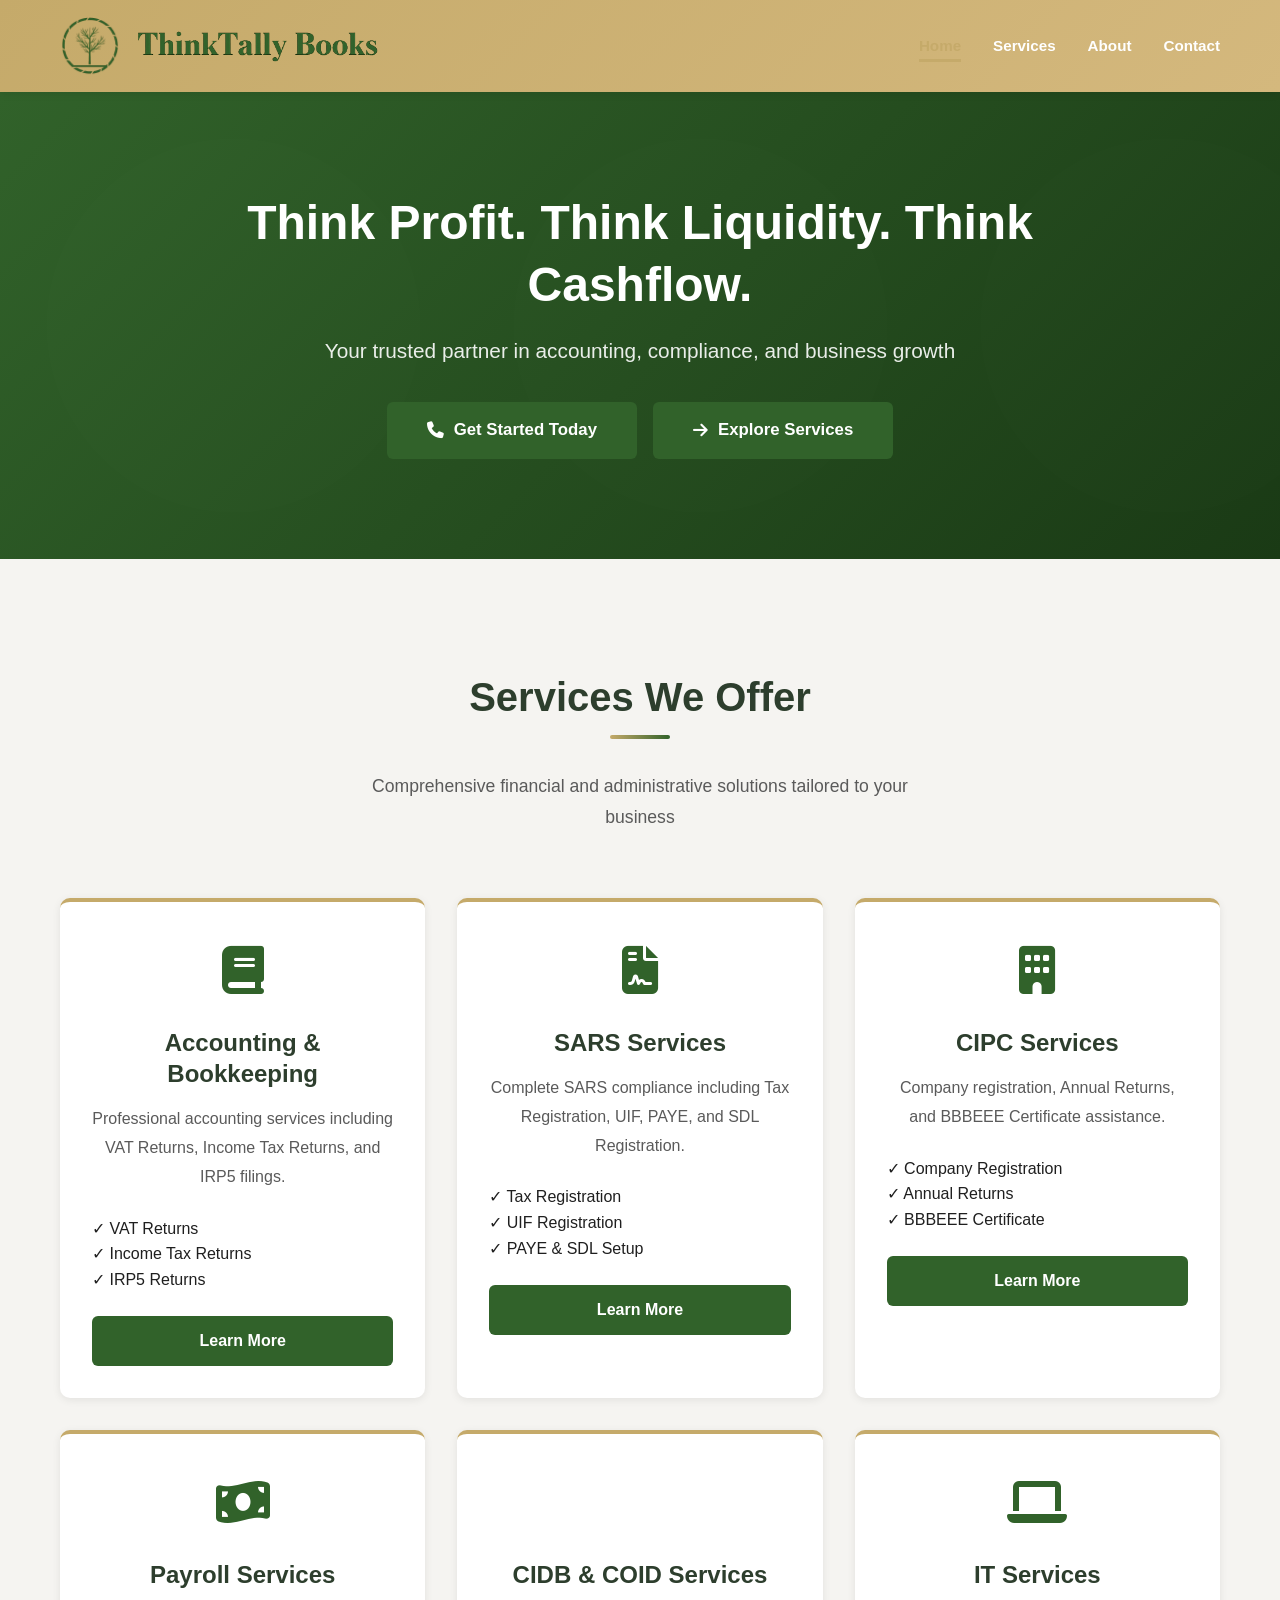
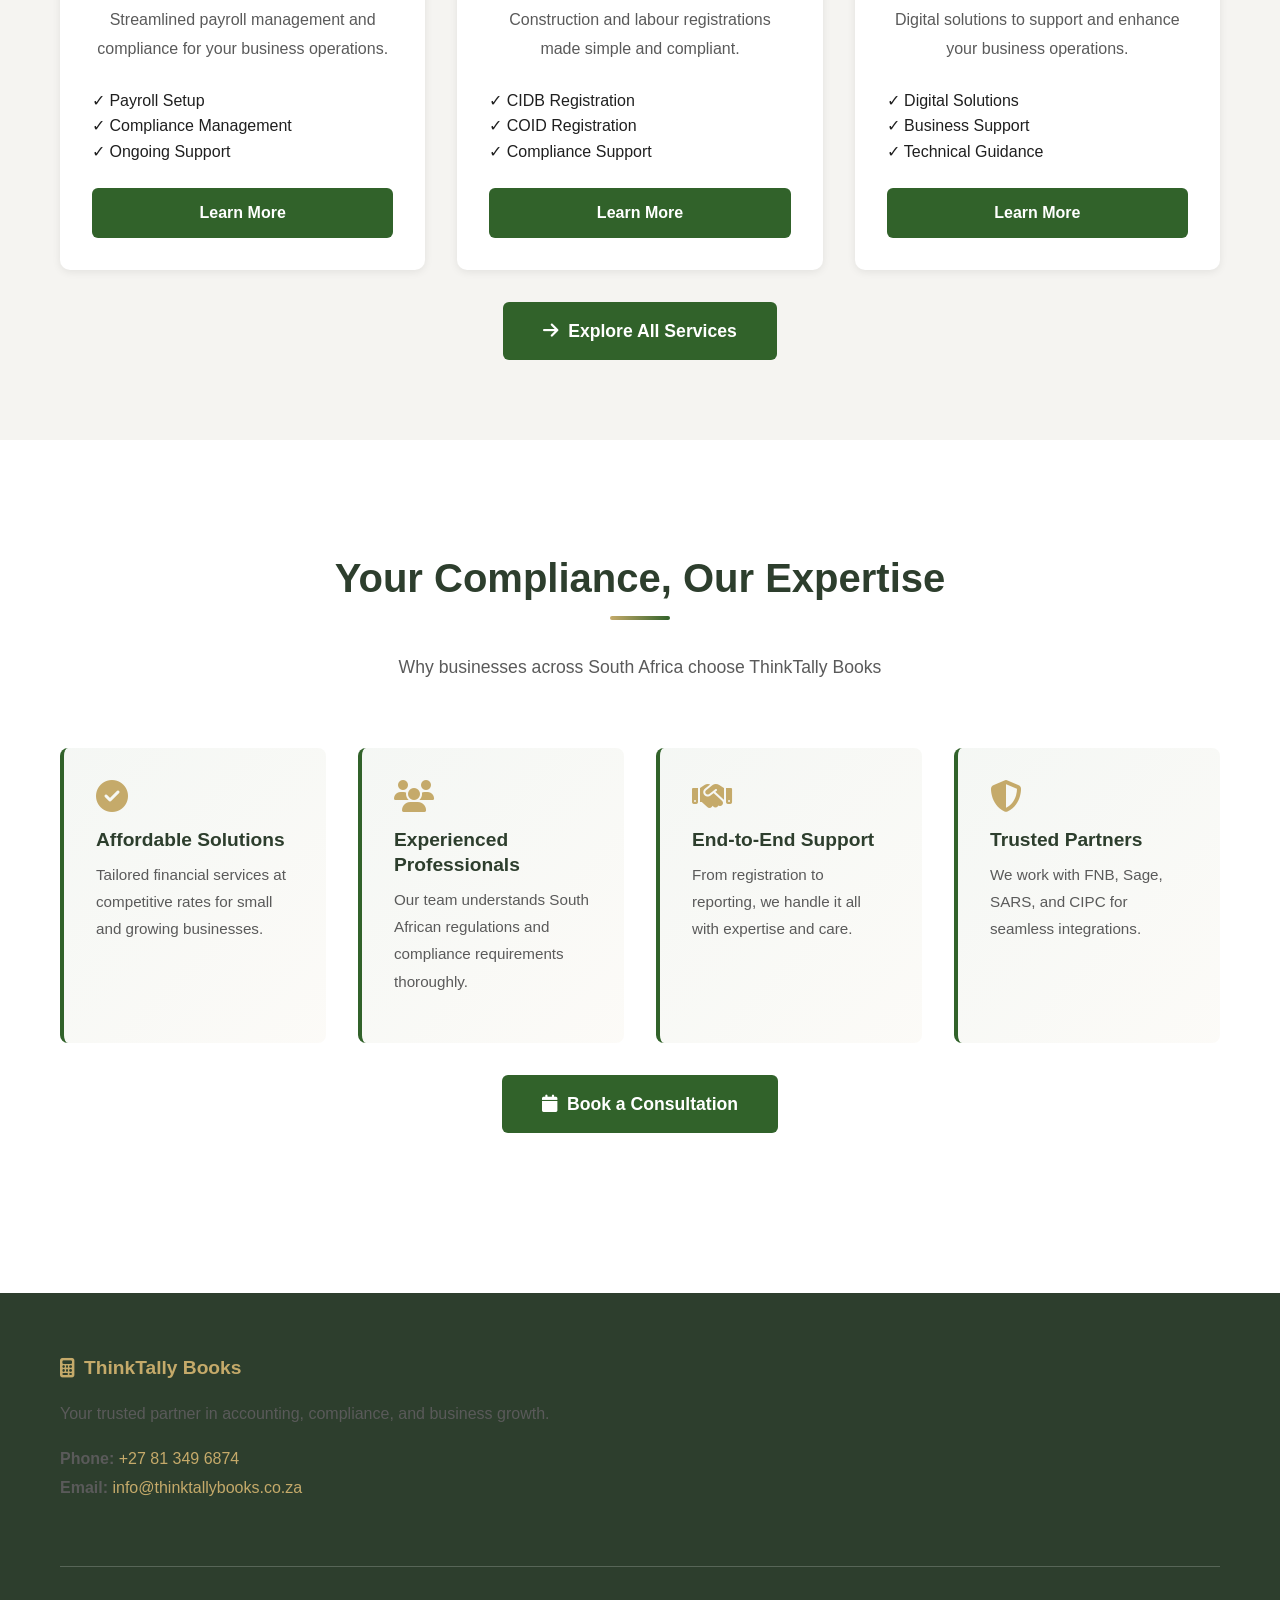
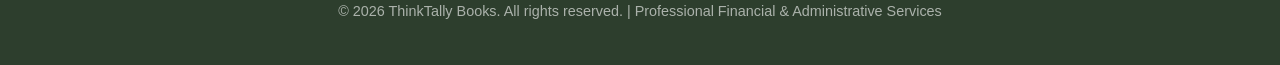
<file: index.html>
<!DOCTYPE html>
<html lang="en">
<head>
    <meta charset="UTF-8">
    <meta name="viewport" content="width=device-width, initial-scale=1.0">
    <title>ThinkTally Books | Financial & Administrative Services | South Africa</title>
    <meta name="description" content="ThinkTally Books provides comprehensive accounting, bookkeeping, SARS, CIPC, payroll, and IT services for South African businesses.">
    <link rel="stylesheet" href="styles.css">
    <link rel="stylesheet" href="https://cdnjs.cloudflare.com/ajax/libs/font-awesome/6.4.0/css/all.min.css">
</head>
<body>
    <!-- Navigation -->
    <nav class="navbar" id="navbar">
        <div class="container">
            <div class="nav-brand">
                <img src="ThinkTallyBooksLogo2.png" alt="ThinkTally Books Logo" style="width:60px; height:auto;">
                <img src="ThinkTallyBooks.png" alt="ThinkTally Books Logo" style="width:250px; height:auto;">
            </div>
            <ul class="nav-menu" id="navMenu">
                <li><a href="index.html">Home</a></li>
                <li><a href="services.html">Services</a></li>
                <li><a href="about.html">About</a></li>
                <li><a href="contact.html">Contact</a></li>
            </ul>
            <button class="hamburger" id="hamburger">
                <span></span>
                <span></span>
                <span></span>
            </button>
        </div>
    </nav>

    <!-- Hero Section -->
    <section class="hero">
        <div class="hero-content">
            <h1>Think Profit. Think Liquidity. Think Cashflow.</h1>
            <p>Your trusted partner in accounting, compliance, and business growth</p>
            <div class="hero-buttons">
                <a href="contact.html" class="btn btn-primary btn-lg">
                    <i class="fas fa-phone"></i> Get Started Today
                </a>
                <a href="services.html" class="btn btn-primary btn-lg">
                    <i class="fas fa-arrow-right"></i> Explore Services
                </a>
            </div>
        </div>
    </section>

    <!-- Services Section -->
    <section id="services">
        <div class="container">
            <div class="section-header">
                <h2>Services We Offer</h2>
                <p>Comprehensive financial and administrative solutions tailored to your business</p>
            </div>

            <div class="services-grid">
                <!-- Accounting & Bookkeeping -->
                <div class="service-card">
                    <div class="service-card-icon">
                        <i class="fas fa-book"></i>
                    </div>
                    <h3>Accounting & Bookkeeping</h3>
                    <p>Professional accounting services including VAT Returns, Income Tax Returns, and IRP5 filings.</p>
                    <ul style="text-align: left; list-style: none; margin-bottom: 1.5rem;">
                        <li>✓ VAT Returns</li>
                        <li>✓ Income Tax Returns</li>
                        <li>✓ IRP5 Returns</li>
                    </ul>
                    <a href="services.html" class="btn btn-primary">Learn More</a>
                </div>

                <!-- SARS Services -->
                <div class="service-card">
                    <div class="service-card-icon">
                        <i class="fas fa-file-contract"></i>
                    </div>
                    <h3>SARS Services</h3>
                    <p>Complete SARS compliance including Tax Registration, UIF, PAYE, and SDL Registration.</p>
                    <ul style="text-align: left; list-style: none; margin-bottom: 1.5rem;">
                        <li>✓ Tax Registration</li>
                        <li>✓ UIF Registration</li>
                        <li>✓ PAYE & SDL Setup</li>
                    </ul>
                    <a href="services.html" class="btn btn-primary">Learn More</a>
                </div>

                <!-- CIPC Services -->
                <div class="service-card">
                    <div class="service-card-icon">
                        <i class="fas fa-building"></i>
                    </div>
                    <h3>CIPC Services</h3>
                    <p>Company registration, Annual Returns, and BBBEEE Certificate assistance.</p>
                    <ul style="text-align: left; list-style: none; margin-bottom: 1.5rem;">
                        <li>✓ Company Registration</li>
                        <li>✓ Annual Returns</li>
                        <li>✓ BBBEEE Certificate</li>
                    </ul>
                    <a href="services.html" class="btn btn-primary">Learn More</a>
                </div>

                <!-- Payroll Services -->
                <div class="service-card">
                    <div class="service-card-icon">
                        <i class="fas fa-money-bill-wave"></i>
                    </div>
                    <h3>Payroll Services</h3>
                    <p>Streamlined payroll management and compliance for your business operations.</p>
                    <ul style="text-align: left; list-style: none; margin-bottom: 1.5rem;">
                        <li>✓ Payroll Setup</li>
                        <li>✓ Compliance Management</li>
                        <li>✓ Ongoing Support</li>
                    </ul>
                    <a href="services.html" class="btn btn-primary">Learn More</a>
                </div>

                <!-- CIDB & COID -->
                <div class="service-card">
                    <div class="service-card-icon">
                        <i class="fas fa-Hard-hat"></i>
                    </div>
                    <h3>CIDB & COID Services</h3>
                    <p>Construction and labour registrations made simple and compliant.</p>
                    <ul style="text-align: left; list-style: none; margin-bottom: 1.5rem;">
                        <li>✓ CIDB Registration</li>
                        <li>✓ COID Registration</li>
                        <li>✓ Compliance Support</li>
                    </ul>
                    <a href="services.html" class="btn btn-primary">Learn More</a>
                </div>

                <!-- IT Services -->
                <div class="service-card">
                    <div class="service-card-icon">
                        <i class="fas fa-laptop"></i>
                    </div>
                    <h3>IT Services</h3>
                    <p>Digital solutions to support and enhance your business operations.</p>
                    <ul style="text-align: left; list-style: none; margin-bottom: 1.5rem;">
                        <li>✓ Digital Solutions</li>
                        <li>✓ Business Support</li>
                        <li>✓ Technical Guidance</li>
                    </ul>
                    <a href="services.html" class="btn btn-primary">Learn More</a>
                </div>
            </div>

            <div class="text-center mt-4">
                <a href="services.html" class="btn btn-secondary btn-lg">
                    <i class="fas fa-arrow-right"></i> Explore All Services
                </a>
            </div>
        </div>
    </section>

    <!-- Why Choose Us Section -->
    <section id="why-choose">
        <div class="container">
            <div class="section-header">
                <h2>Your Compliance, Our Expertise</h2>
                <p>Why businesses across South Africa choose ThinkTally Books</p>
            </div>

            <div class="why-choose-grid">
                <div class="why-choose-item">
                    <i class="fas fa-check-circle"></i>
                    <h4>Affordable Solutions</h4>
                    <p>Tailored financial services at competitive rates for small and growing businesses.</p>
                </div>

                <div class="why-choose-item">
                    <i class="fas fa-users"></i>
                    <h4>Experienced Professionals</h4>
                    <p>Our team understands South African regulations and compliance requirements thoroughly.</p>
                </div>

                <div class="why-choose-item">
                    <i class="fas fa-handshake"></i>
                    <h4>End-to-End Support</h4>
                    <p>From registration to reporting, we handle it all with expertise and care.</p>
                </div>

                <div class="why-choose-item">
                    <i class="fas fa-shield-alt"></i>
                    <h4>Trusted Partners</h4>
                    <p>We work with FNB, Sage, SARS, and CIPC for seamless integrations.</p>
                </div>
            </div>

            <div class="text-center mt-4">
                <a href="contact.html" class="btn btn-secondary btn-lg">
                    <i class="fas fa-calendar"></i> Book a Consultation
                </a>
            </div>
        </div>
    </section>

   <!-- Footer -->
    <footer>
        <div class="container">
            <div class="footer-content">
                <div>
                    <div class="footer-logo">
                        <i class="fas fa-calculator"></i>
                        <span>ThinkTally Books</span>
                    </div>
                    <p>Your trusted partner in accounting, compliance, and business growth.</p>
                    <p style="margin-top: 1rem;">
                        <strong>Phone:</strong> <a href="tel:+27813496874" style="color: var(--accent-gold);">+27 81 349 6874</a><br>
                        <strong>Email:</strong> <a href="mailto:info@thinktallybooks.co.za" style="color: var(--accent-gold);">info@thinktallybooks.co.za</a>
                    </p>
                </div>
            </div>

            <div class="footer-bottom">
                <p>&copy; 2026 ThinkTally Books. All rights reserved. | Professional Financial & Administrative Services</p>
            </div>
        </div>
    </footer>

    <script src="script.js"></script>
</body>

</html>
</file>
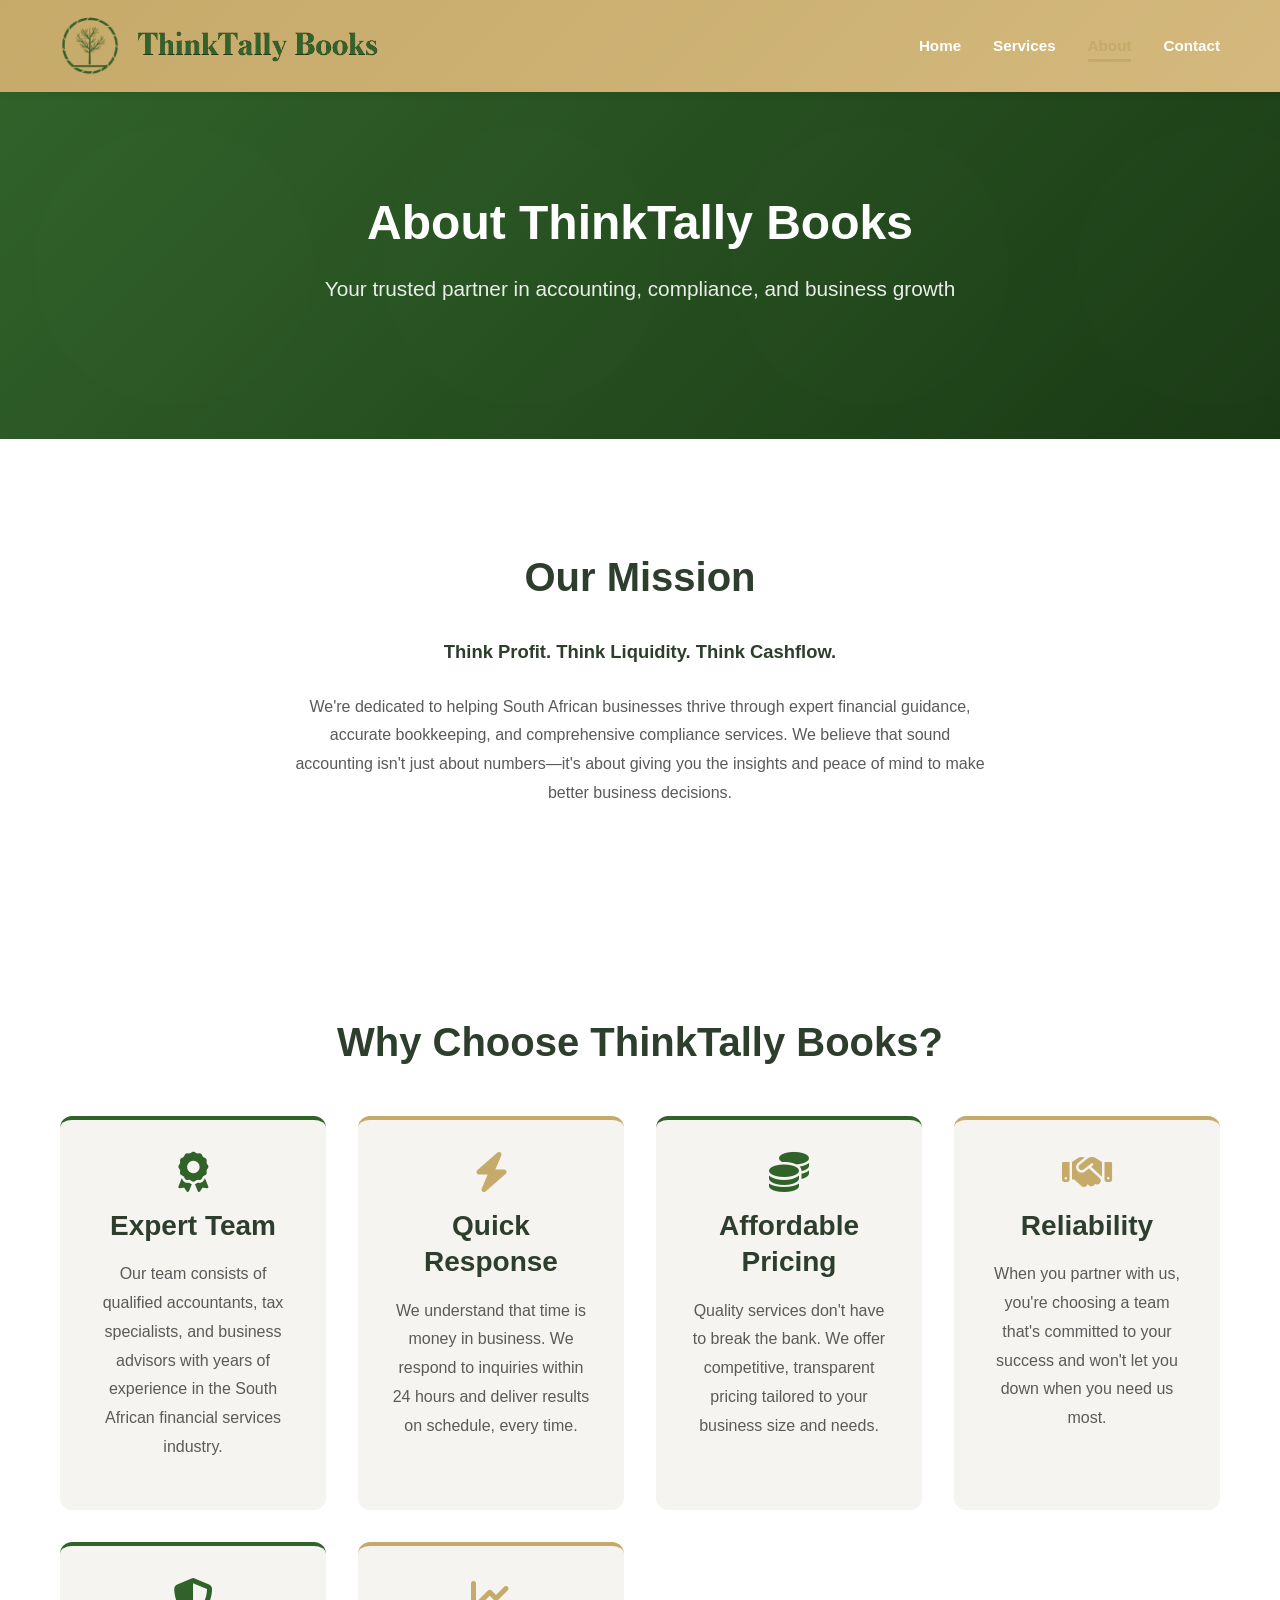
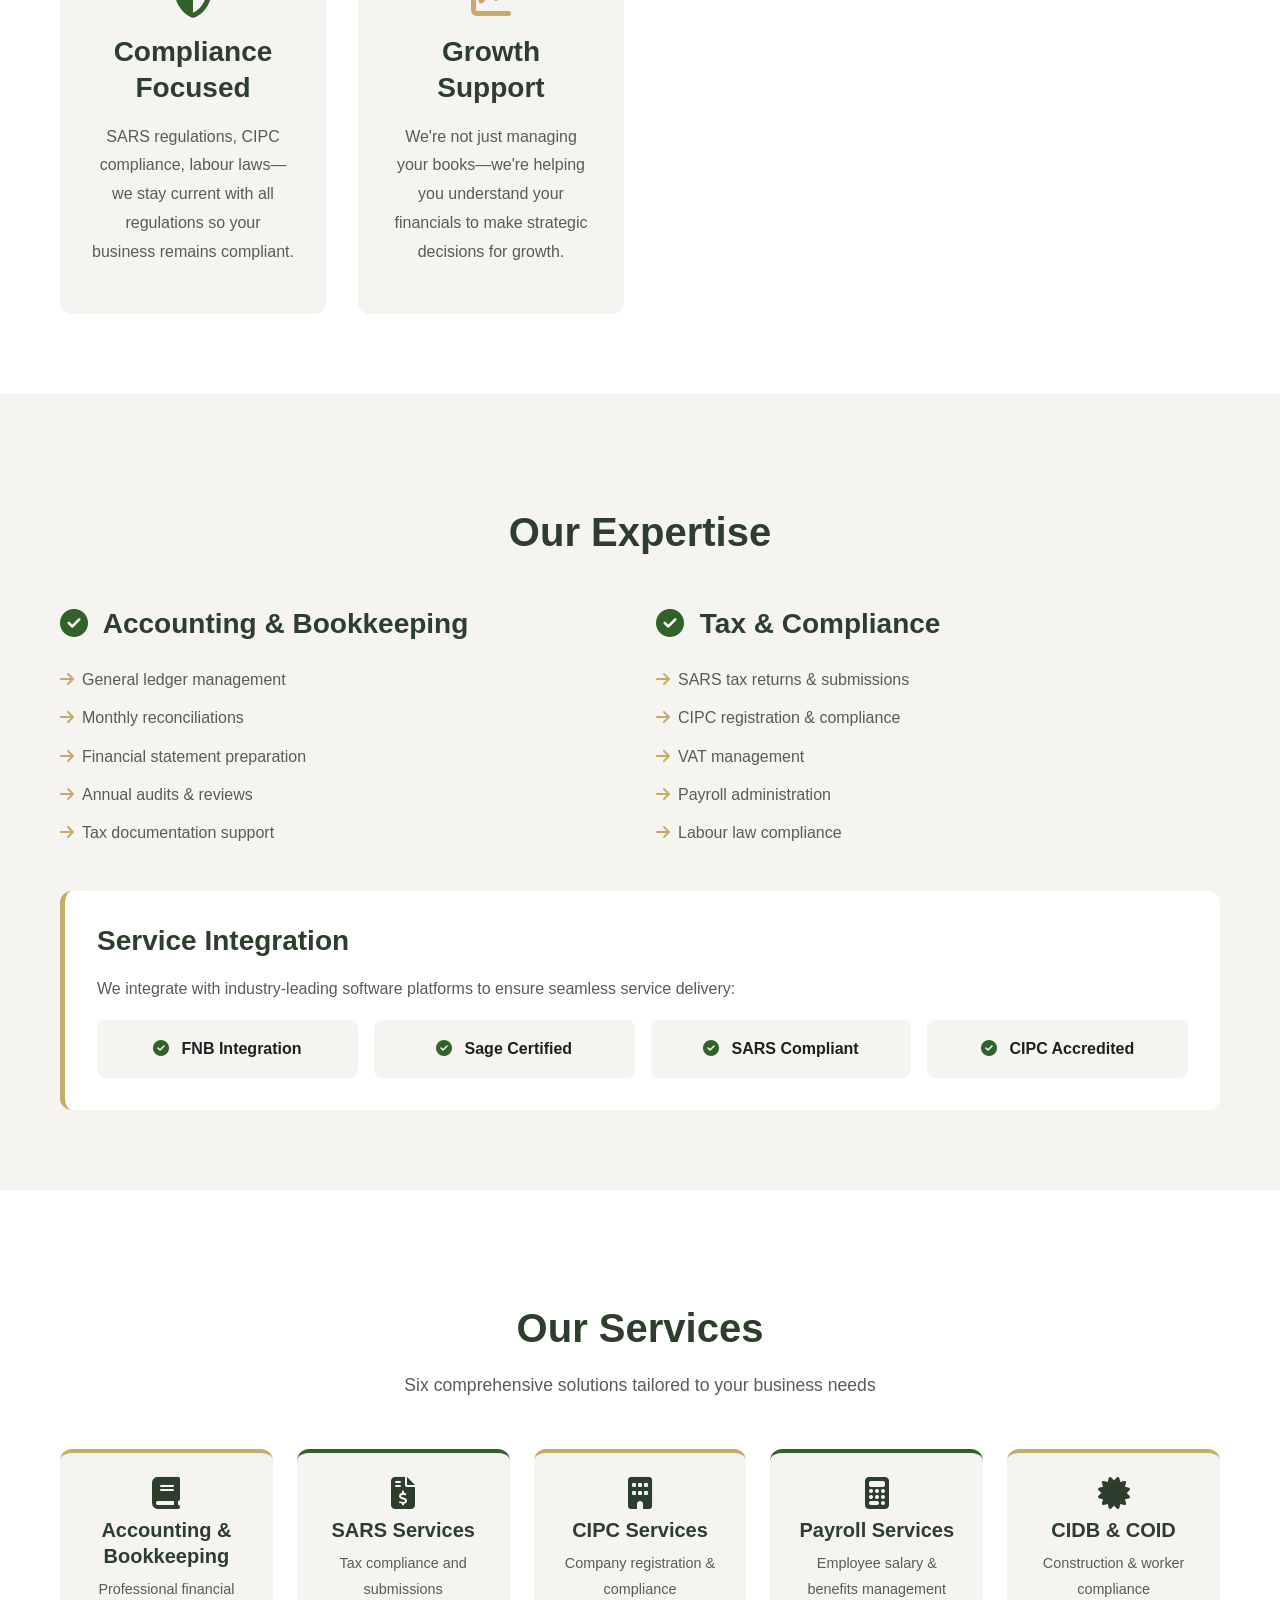
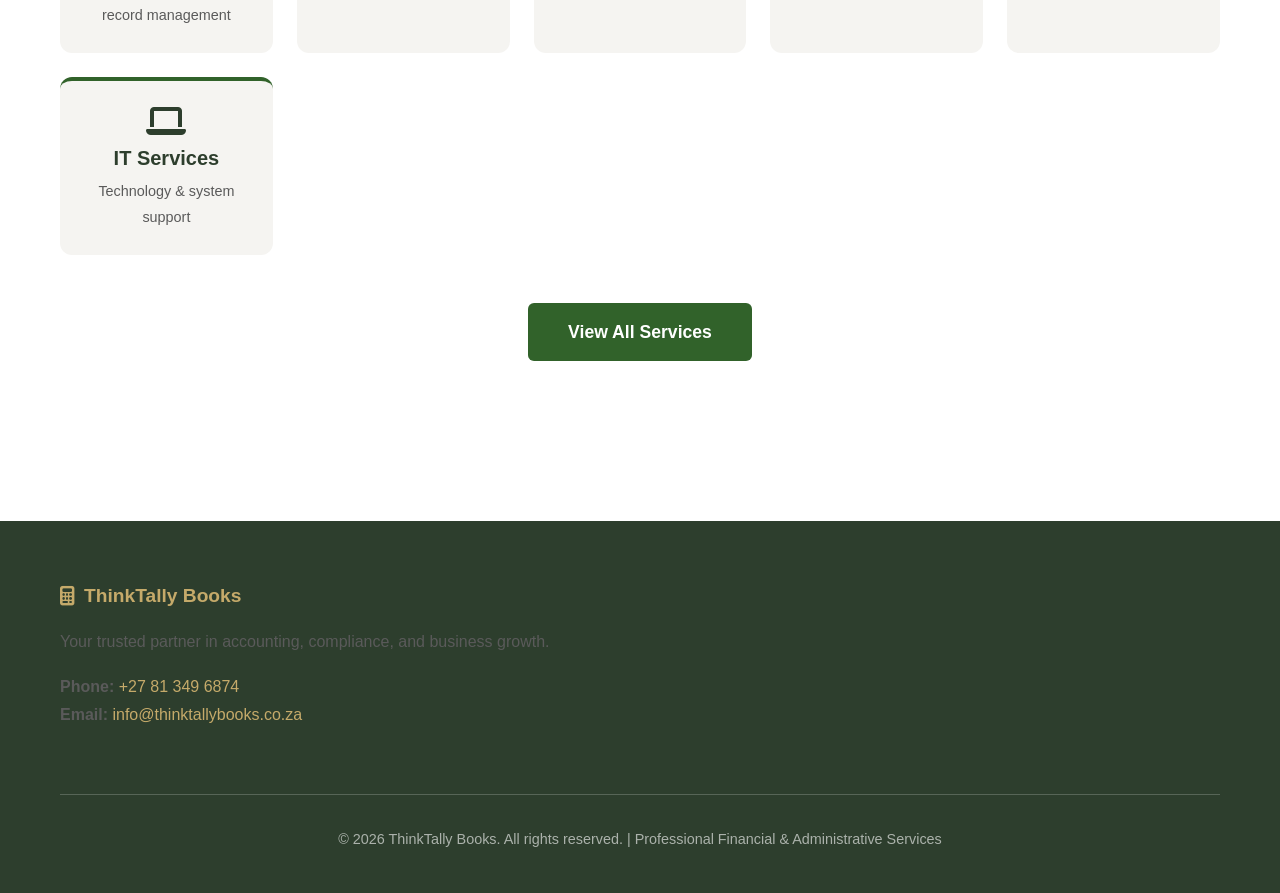
<file: about.html>
<!DOCTYPE html>
<html lang="en">
<head>
    <meta charset="UTF-8">
    <meta name="viewport" content="width=device-width, initial-scale=1.0">
    <title>About ThinkTally Books | Financial Services South Africa</title>
    <meta name="description" content="Learn about ThinkTally Books. We provide professional accounting, SARS, CIPC, and financial services across South Africa.">
    <link rel="stylesheet" href="styles.css">
    <link rel="stylesheet" href="https://cdnjs.cloudflare.com/ajax/libs/font-awesome/6.4.0/css/all.min.css">
</head>
<body>
    <!-- Navigation -->
    <nav class="navbar" id="navbar">
        <div class="container">
            <div class="nav-brand">
                <img src="ThinkTallyBooksLogo2.png" alt="ThinkTally Books Logo" style="width:60px; height:auto;">
                <img src="ThinkTallyBooks.png" alt="ThinkTally Books Logo" style="width:250px; height:auto;">
            </div>
            <ul class="nav-menu" id="navMenu">
                <li><a href="index.html">Home</a></li>
                <li><a href="services.html">Services</a></li>
                <li><a href="about.html">About</a></li>
                <li><a href="contact.html">Contact</a></li>
            </ul>
            <button class="hamburger" id="hamburger">
                <span></span>
                <span></span>
                <span></span>
            </button>
        </div>
    </nav>
            <button class="hamburger" id="hamburger">
                <span></span>
                <span></span>
                <span></span>
            </button>
        </div>
    </nav>

    <!-- Hero Section -->
    <section class="hero">
        <div class="hero-content">
            <h1>About ThinkTally Books</h1>
            <p>Your trusted partner in accounting, compliance, and business growth</p>
        </div>
    </section>

    <!-- Mission Section -->
    <section style="padding: 80px 20px;">
        <div class="container">
            <div style="max-width: 700px; margin: 0 auto; text-align: center;">
                <h2 style="color: var(--primary-navy); margin-bottom: 2rem;">Our Mission</h2>
                <p style="font-size: 1.15rem; color: var(--text-light); line-height: 1.8;">
                    <strong style="color: var(--primary-navy);">Think Profit. Think Liquidity. Think Cashflow.</strong>
                </p>
                <p style="font-size: 1rem; color: var(--text-light); line-height: 1.8; margin-top: 1.5rem;">
                    We're dedicated to helping South African businesses thrive through expert financial guidance, accurate bookkeeping, and comprehensive compliance services. We believe that sound accounting isn't just about numbers—it's about giving you the insights and peace of mind to make better business decisions.
                </p>
            </div>
        </div>
    </section>

    <!-- Why Choose Us Section -->
    <section style="padding: 80px 20px;">
        <div class="container">
            <h2 style="text-align: center; color: var(--primary-navy); margin-bottom: 3rem;">Why Choose ThinkTally Books?</h2>
            
            <div style="display: grid; grid-template-columns: repeat(auto-fit, minmax(250px, 1fr)); gap: 2rem;">
                <!-- Feature 1 -->
                <div style="text-align: center; padding: 2rem; background: var(--bg-light); border-radius: 12px; border-top: 4px solid var(--accent-green);">
                    <i class="fas fa-award" style="font-size: 2.5rem; color: var(--accent-green); margin-bottom: 1rem; display: block;"></i>
                    <h3 style="color: var(--primary-navy); margin-bottom: 1rem;">Expert Team</h3>
                    <p style="color: var(--text-light);">Our team consists of qualified accountants, tax specialists, and business advisors with years of experience in the South African financial services industry.</p>
                </div>

                <!-- Feature 2 -->
                <div style="text-align: center; padding: 2rem; background: var(--bg-light); border-radius: 12px; border-top: 4px solid var(--accent-gold);">
                    <i class="fas fa-bolt" style="font-size: 2.5rem; color: var(--accent-gold); margin-bottom: 1rem; display: block;"></i>
                    <h3 style="color: var(--primary-navy); margin-bottom: 1rem;">Quick Response</h3>
                    <p style="color: var(--text-light);">We understand that time is money in business. We respond to inquiries within 24 hours and deliver results on schedule, every time.</p>
                </div>

                <!-- Feature 3 -->
                <div style="text-align: center; padding: 2rem; background: var(--bg-light); border-radius: 12px; border-top: 4px solid var(--accent-green);">
                    <i class="fas fa-coins" style="font-size: 2.5rem; color: var(--accent-green); margin-bottom: 1rem; display: block;"></i>
                    <h3 style="color: var(--primary-navy); margin-bottom: 1rem;">Affordable Pricing</h3>
                    <p style="color: var(--text-light);">Quality services don't have to break the bank. We offer competitive, transparent pricing tailored to your business size and needs.</p>
                </div>

                <!-- Feature 4 -->
                <div style="text-align: center; padding: 2rem; background: var(--bg-light); border-radius: 12px; border-top: 4px solid var(--accent-gold);">
                    <i class="fas fa-handshake" style="font-size: 2.5rem; color: var(--accent-gold); margin-bottom: 1rem; display: block;"></i>
                    <h3 style="color: var(--primary-navy); margin-bottom: 1rem;">Reliability</h3>
                    <p style="color: var(--text-light);">When you partner with us, you're choosing a team that's committed to your success and won't let you down when you need us most.</p>
                </div>

                <!-- Feature 5 -->
                <div style="text-align: center; padding: 2rem; background: var(--bg-light); border-radius: 12px; border-top: 4px solid var(--accent-green);">
                    <i class="fas fa-shield-alt" style="font-size: 2.5rem; color: var(--accent-green); margin-bottom: 1rem; display: block;"></i>
                    <h3 style="color: var(--primary-navy); margin-bottom: 1rem;">Compliance Focused</h3>
                    <p style="color: var(--text-light);">SARS regulations, CIPC compliance, labour laws—we stay current with all regulations so your business remains compliant.</p>
                </div>

                <!-- Feature 6 -->
                <div style="text-align: center; padding: 2rem; background: var(--bg-light); border-radius: 12px; border-top: 4px solid var(--accent-gold);">
                    <i class="fas fa-chart-line" style="font-size: 2.5rem; color: var(--accent-gold); margin-bottom: 1rem; display: block;"></i>
                    <h3 style="color: var(--primary-navy); margin-bottom: 1rem;">Growth Support</h3>
                    <p style="color: var(--text-light);">We're not just managing your books—we're helping you understand your financials to make strategic decisions for growth.</p>
                </div>
            </div>
        </div>
    </section>

    <!-- Our Expertise Section -->
    <section style="padding: 80px 20px; background-color: var(--bg-light);">
        <div class="container">
            <h2 style="text-align: center; color: var(--primary-navy); margin-bottom: 3rem;">Our Expertise</h2>
            
            <div style="display: grid; grid-template-columns: 1fr 1fr; gap: 2rem;">
                <!-- Expertise Column 1 -->
                <div>
                    <h3 style="color: var(--primary-navy); margin-bottom: 1.5rem;">
                        <i class="fas fa-check-circle" style="color: var(--accent-green); margin-right: 0.5rem;"></i>
                        Accounting & Bookkeeping
                    </h3>
                    <ul style="list-style: none; padding: 0; color: var(--text-light);">
                        <li style="margin-bottom: 0.8rem;"><i class="fas fa-arrow-right" style="color: var(--accent-gold); margin-right: 0.5rem;"></i>General ledger management</li>
                        <li style="margin-bottom: 0.8rem;"><i class="fas fa-arrow-right" style="color: var(--accent-gold); margin-right: 0.5rem;"></i>Monthly reconciliations</li>
                        <li style="margin-bottom: 0.8rem;"><i class="fas fa-arrow-right" style="color: var(--accent-gold); margin-right: 0.5rem;"></i>Financial statement preparation</li>
                        <li style="margin-bottom: 0.8rem;"><i class="fas fa-arrow-right" style="color: var(--accent-gold); margin-right: 0.5rem;"></i>Annual audits & reviews</li>
                        <li style="margin-bottom: 0.8rem;"><i class="fas fa-arrow-right" style="color: var(--accent-gold); margin-right: 0.5rem;"></i>Tax documentation support</li>
                    </ul>
                </div>

                <!-- Expertise Column 2 -->
                <div>
                    <h3 style="color: var(--primary-navy); margin-bottom: 1.5rem;">
                        <i class="fas fa-check-circle" style="color: var(--accent-green); margin-right: 0.5rem;"></i>
                        Tax & Compliance
                    </h3>
                    <ul style="list-style: none; padding: 0; color: var(--text-light);">
                        <li style="margin-bottom: 0.8rem;"><i class="fas fa-arrow-right" style="color: var(--accent-gold); margin-right: 0.5rem;"></i>SARS tax returns & submissions</li>
                        <li style="margin-bottom: 0.8rem;"><i class="fas fa-arrow-right" style="color: var(--accent-gold); margin-right: 0.5rem;"></i>CIPC registration & compliance</li>
                        <li style="margin-bottom: 0.8rem;"><i class="fas fa-arrow-right" style="color: var(--accent-gold); margin-right: 0.5rem;"></i>VAT management</li>
                        <li style="margin-bottom: 0.8rem;"><i class="fas fa-arrow-right" style="color: var(--accent-gold); margin-right: 0.5rem;"></i>Payroll administration</li>
                        <li style="margin-bottom: 0.8rem;"><i class="fas fa-arrow-right" style="color: var(--accent-gold); margin-right: 0.5rem;"></i>Labour law compliance</li>
                    </ul>
                </div>
            </div>

            <div style="background: white; padding: 2rem; border-radius: 12px; margin-top: 2rem; border-left: 5px solid var(--accent-gold);">
                <h3 style="color: var(--primary-navy); margin-top: 0;">Service Integration</h3>
                <p style="color: var(--text-light); margin-bottom: 1rem;">
                    We integrate with industry-leading software platforms to ensure seamless service delivery:
                </p>
                <div style="display: grid; grid-template-columns: repeat(auto-fit, minmax(150px, 1fr)); gap: 1rem;">
                    <div style="padding: 1rem; background: var(--bg-light); border-radius: 8px; text-align: center;">
                        <i class="fas fa-check-circle" style="color: var(--accent-green); margin-right: 0.5rem;"></i>
                        <strong>FNB Integration</strong>
                    </div>
                    <div style="padding: 1rem; background: var(--bg-light); border-radius: 8px; text-align: center;">
                        <i class="fas fa-check-circle" style="color: var(--accent-green); margin-right: 0.5rem;"></i>
                        <strong>Sage Certified</strong>
                    </div>
                    <div style="padding: 1rem; background: var(--bg-light); border-radius: 8px; text-align: center;">
                        <i class="fas fa-check-circle" style="color: var(--accent-green); margin-right: 0.5rem;"></i>
                        <strong>SARS Compliant</strong>
                    </div>
                    <div style="padding: 1rem; background: var(--bg-light); border-radius: 8px; text-align: center;">
                        <i class="fas fa-check-circle" style="color: var(--accent-green); margin-right: 0.5rem;"></i>
                        <strong>CIPC Accredited</strong>
                    </div>
                </div>
            </div>
        </div>
    </section>

    <!-- Services Overview -->
    <section style="padding: 80px 20px;">
        <div class="container">
            <h2 style="text-align: center; color: var(--primary-navy); margin-bottom: 1rem;">Our Services</h2>
            <p style="text-align: center; color: var(--text-light); margin-bottom: 3rem; font-size: 1.1rem;">
                Six comprehensive solutions tailored to your business needs
            </p>
            
            <div style="display: grid; grid-template-columns: repeat(auto-fit, minmax(200px, 1fr)); gap: 1.5rem;">
                <div style="padding: 1.5rem; background: var(--bg-light); border-radius: 12px; border-top: 4px solid var(--accent-gold); text-align: center;">
                    <i class="fas fa-book" style="font-size: 2rem; color: var(--primary-navy); margin-bottom: 0.5rem; display: block;"></i>
                    <h4 style="color: var(--primary-navy); margin-bottom: 0.5rem;">Accounting & Bookkeeping</h4>
                    <p style="font-size: 0.9rem; color: var(--text-light); margin: 0;">Professional financial record management</p>
                </div>
                <div style="padding: 1.5rem; background: var(--bg-light); border-radius: 12px; border-top: 4px solid var(--accent-green); text-align: center;">
                    <i class="fas fa-file-invoice-dollar" style="font-size: 2rem; color: var(--primary-navy); margin-bottom: 0.5rem; display: block;"></i>
                    <h4 style="color: var(--primary-navy); margin-bottom: 0.5rem;">SARS Services</h4>
                    <p style="font-size: 0.9rem; color: var(--text-light); margin: 0;">Tax compliance and submissions</p>
                </div>
                <div style="padding: 1.5rem; background: var(--bg-light); border-radius: 12px; border-top: 4px solid var(--accent-gold); text-align: center;">
                    <i class="fas fa-building" style="font-size: 2rem; color: var(--primary-navy); margin-bottom: 0.5rem; display: block;"></i>
                    <h4 style="color: var(--primary-navy); margin-bottom: 0.5rem;">CIPC Services</h4>
                    <p style="font-size: 0.9rem; color: var(--text-light); margin: 0;">Company registration & compliance</p>
                </div>
                <div style="padding: 1.5rem; background: var(--bg-light); border-radius: 12px; border-top: 4px solid var(--accent-green); text-align: center;">
                    <i class="fas fa-calculator" style="font-size: 2rem; color: var(--primary-navy); margin-bottom: 0.5rem; display: block;"></i>
                    <h4 style="color: var(--primary-navy); margin-bottom: 0.5rem;">Payroll Services</h4>
                    <p style="font-size: 0.9rem; color: var(--text-light); margin: 0;">Employee salary & benefits management</p>
                </div>
                <div style="padding: 1.5rem; background: var(--bg-light); border-radius: 12px; border-top: 4px solid var(--accent-gold); text-align: center;">
                    <i class="fas fa-certificate" style="font-size: 2rem; color: var(--primary-navy); margin-bottom: 0.5rem; display: block;"></i>
                    <h4 style="color: var(--primary-navy); margin-bottom: 0.5rem;">CIDB & COID</h4>
                    <p style="font-size: 0.9rem; color: var(--text-light); margin: 0;">Construction & worker compliance</p>
                </div>
                <div style="padding: 1.5rem; background: var(--bg-light); border-radius: 12px; border-top: 4px solid var(--accent-green); text-align: center;">
                    <i class="fas fa-laptop" style="font-size: 2rem; color: var(--primary-navy); margin-bottom: 0.5rem; display: block;"></i>
                    <h4 style="color: var(--primary-navy); margin-bottom: 0.5rem;">IT Services</h4>
                    <p style="font-size: 0.9rem; color: var(--text-light); margin: 0;">Technology & system support</p>
                </div>
            </div>

            <div style="text-align: center; margin-top: 3rem;">
                <a href="services.html" class="btn btn-primary btn-lg">
                    View All Services
                </a>
            </div>
        </div>
    </section>

    <!-- Footer -->
    <footer>
        <div class="container">
            <div class="footer-content">
                <div>
                    <div class="footer-logo">
                        <i class="fas fa-calculator"></i>
                        <span>ThinkTally Books</span>
                    </div>
                    <p>Your trusted partner in accounting, compliance, and business growth.</p>
                    <p style="margin-top: 1rem;">
                        <strong>Phone:</strong> <a href="tel:+27813496874" style="color: var(--accent-gold);">+27 81 349 6874</a><br>
                        <strong>Email:</strong> <a href="mailto:info@thinktallybooks.co.za" style="color: var(--accent-gold);">info@thinktallybooks.co.za</a>
                    </p>
                </div>
            </div>

            <div class="footer-bottom">
                <p>&copy; 2026 ThinkTally Books. All rights reserved. | Professional Financial & Administrative Services</p>
            </div>
        </div>
    </footer>

    <script src="script.js"></script>
</body>
</html>
</file>
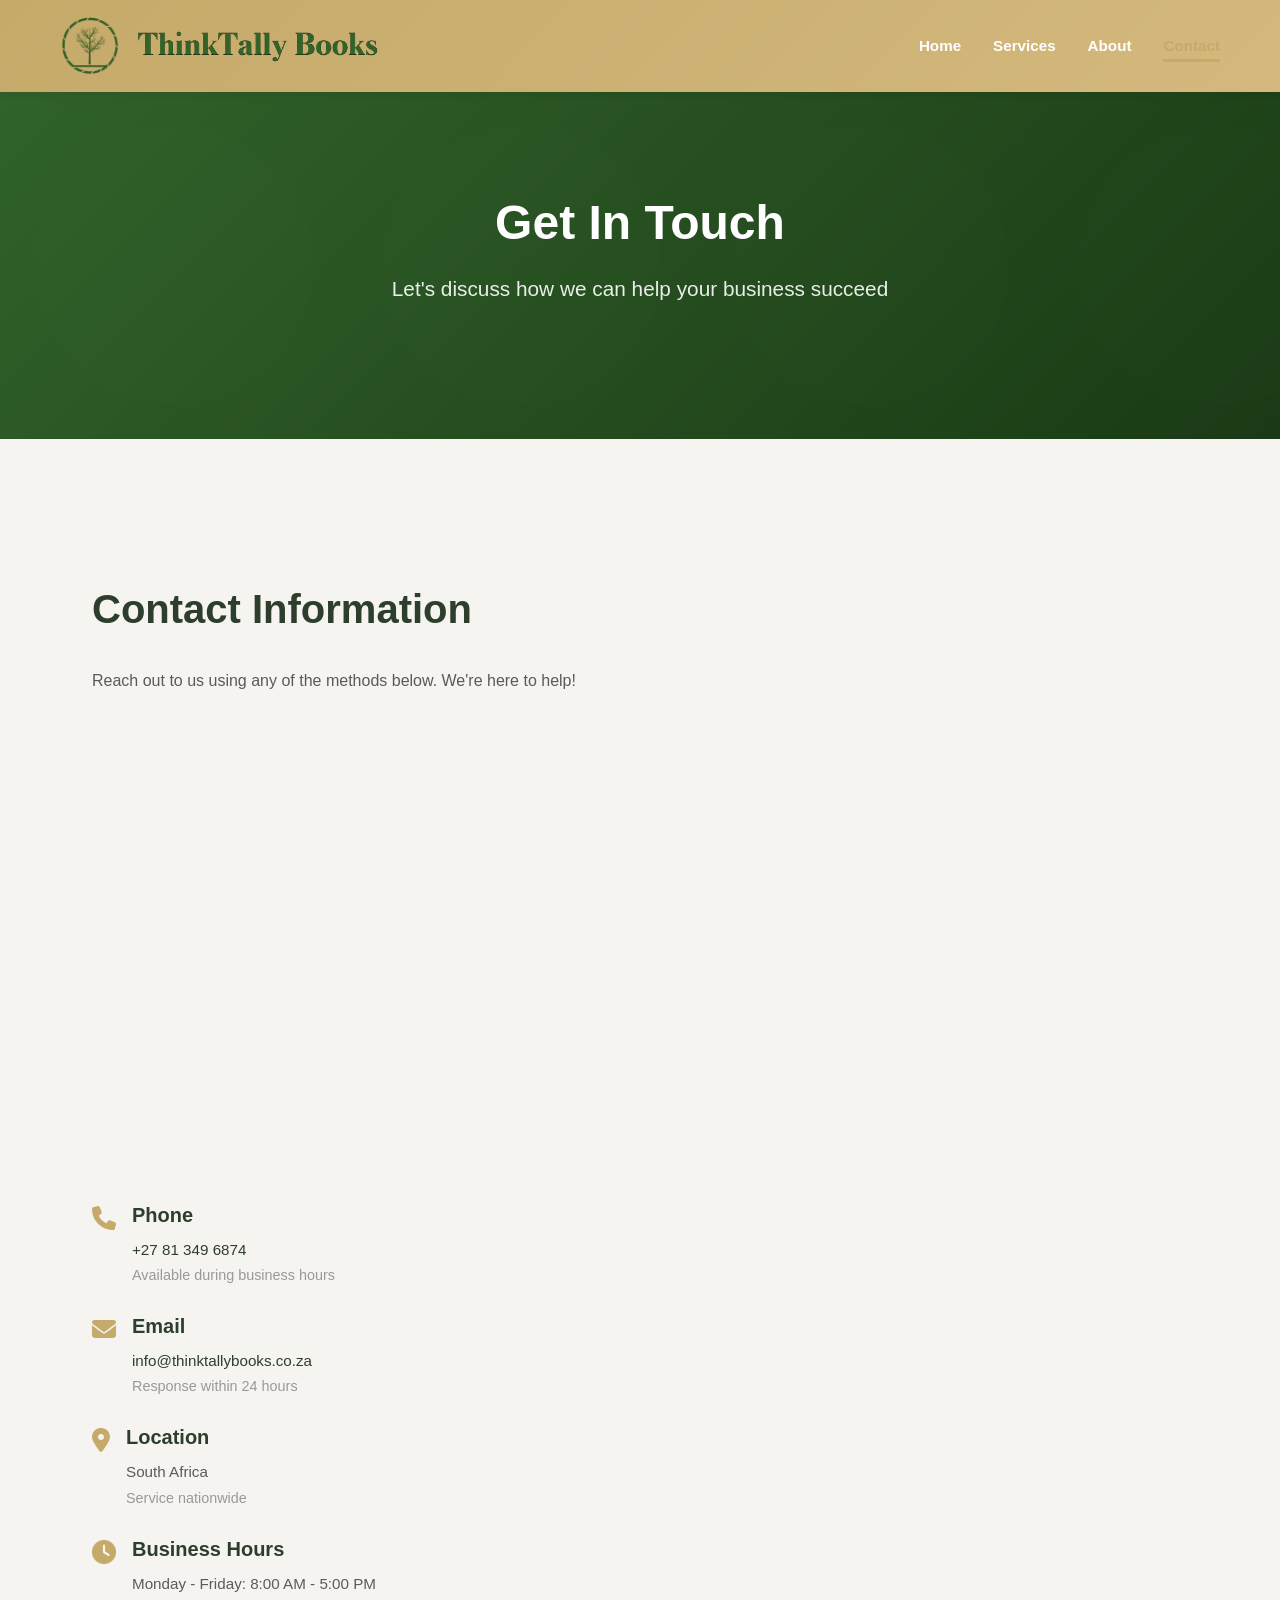
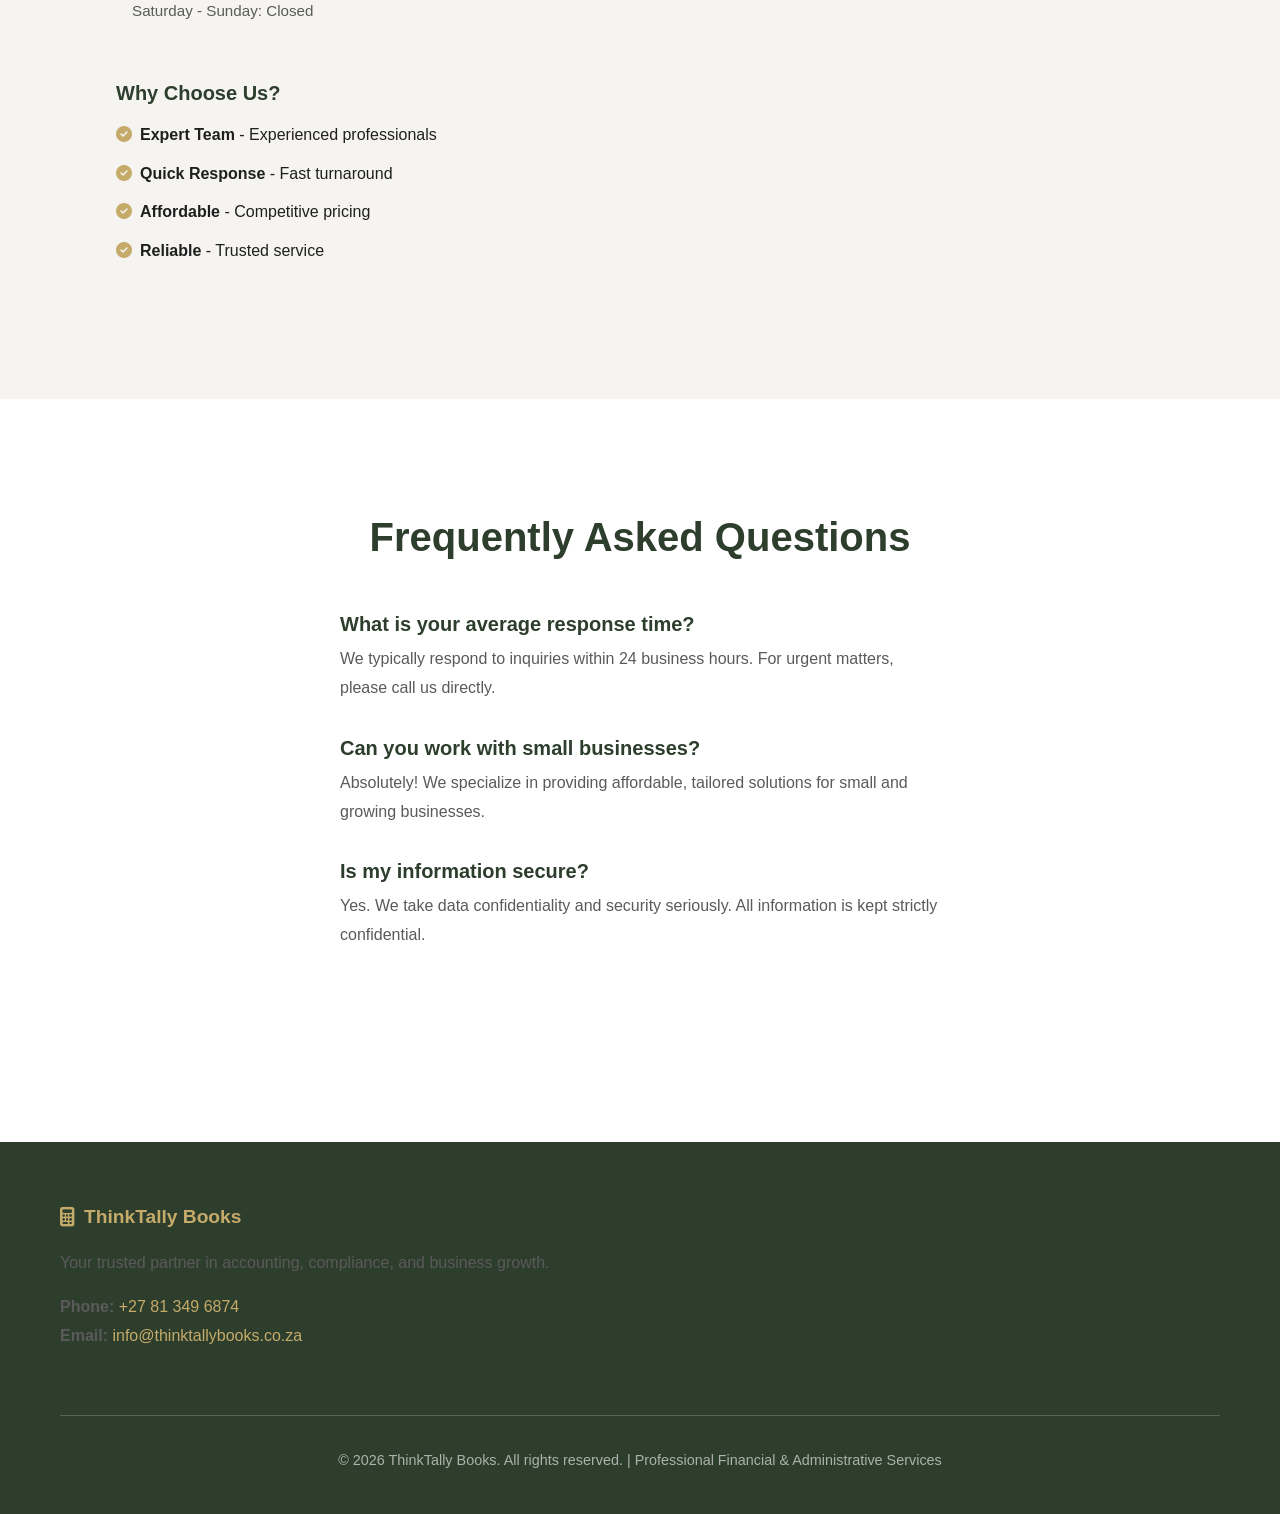
<file: contact.html>
<!DOCTYPE html>
<html lang="en">
<head>
    <meta charset="UTF-8">
    <meta name="viewport" content="width=device-width, initial-scale=1.0">
    <title>Contact ThinkTally Books | Financial Services South Africa</title>
    <meta name="description" content="Get in touch with ThinkTally Books. Call +27 81 349 6874 or email us at info@thinktallybooks.co.za for accounting, SARS, and CIPC services.">
    <link rel="stylesheet" href="styles.css">
    <link rel="stylesheet" href="https://cdnjs.cloudflare.com/ajax/libs/font-awesome/6.4.0/css/all.min.css">
</head>
<body>
    <!-- Navigation -->
    <nav class="navbar" id="navbar">
        <div class="container">
            <div class="nav-brand">
                <img src="ThinkTallyBooksLogo2.png" alt="ThinkTally Books Logo" style="width:60px; height:auto;">
                <img src="ThinkTallyBooks.png" alt="ThinkTally Books Logo" style="width:250px; height:auto;">
            </div>
            <ul class="nav-menu" id="navMenu">
                <li><a href="index.html">Home</a></li>
                <li><a href="services.html">Services</a></li>
                <li><a href="about.html">About</a></li>
                <li><a href="contact.html">Contact</a></li>
            </ul>
            <button class="hamburger" id="hamburger">
                <span></span>
                <span></span>
                <span></span>
            </button>
        </div>
    </nav>
            <button class="hamburger" id="hamburger">
                <span></span>
                <span></span>
                <span></span>
            </button>
        </div>
    </nav>

    <!-- Hero Section -->
    <section class="hero">
        <div class="hero-content">
            <h1>Get In Touch</h1>
            <p>Let's discuss how we can help your business succeed</p>
        </div>
    </section>

    <!-- Contact Section -->
    <section id="contact">
        <div class="container">
            <div class="contact-content">
                <div class="contact-info">
                    <h2>Contact Information</h2>
                    <p>Reach out to us using any of the methods below. We're here to help!</p>
<iframe src="https://form.typeform.com/to/njRWZOLy" 
         width="100%" height="450" frameborder="0" marginheight="0" marginwidth="0">
  Loading…
</iframe>
                    <div class="contact-item" style="margin-top: 2rem;">
                        <i class="fas fa-phone"></i>
                        <div class="contact-item-content">
                            <h4>Phone</h4>
                            <p><a href="tel:+27813496874">+27 81 349 6874</a></p>
                            <p style="font-size: 0.9rem; color: #999;">Available during business hours</p>
                        </div>
                    </div>

                    <div class="contact-item">
                        <i class="fas fa-envelope"></i>
                        <div class="contact-item-content">
                            <h4>Email</h4>
                            <p><a href="mailto:info@thinktallybooks.co.za">info@thinktallybooks.co.za</a></p>
                            <p style="font-size: 0.9rem; color: #999;">Response within 24 hours</p>
                        </div>
                    </div>

                    <div class="contact-item">
                        <i class="fas fa-map-marker-alt"></i>
                        <div class="contact-item-content">
                            <h4>Location</h4>
                            <p>South Africa</p>
                            <p style="font-size: 0.9rem; color: #999;">Service nationwide</p>
                        </div>
                    </div>

                    <div class="contact-item">
                        <i class="fas fa-clock"></i>
                        <div class="contact-item-content">
                            <h4>Business Hours</h4>
                            <p>Monday - Friday: 8:00 AM - 5:00 PM</p>
                            <p>Saturday - Sunday: Closed</p>
                        </div>
                    </div>

                    <div style="background: var(--bg-light); padding: 1.5rem; border-radius: 8px; margin-top: 2rem;">
                        <h4 style="margin-top: 0;">Why Choose Us?</h4>
                        <ul style="list-style: none; padding: 0; margin-bottom: 0;">
                            <li style="margin-bottom: 0.8rem;"><i class="fas fa-check-circle" style="color: var(--accent-gold); margin-right: 0.5rem;"></i><strong>Expert Team</strong> - Experienced professionals</li>
                            <li style="margin-bottom: 0.8rem;"><i class="fas fa-check-circle" style="color: var(--accent-gold); margin-right: 0.5rem;"></i><strong>Quick Response</strong> - Fast turnaround</li>
                            <li style="margin-bottom: 0.8rem;"><i class="fas fa-check-circle" style="color: var(--accent-gold); margin-right: 0.5rem;"></i><strong>Affordable</strong> - Competitive pricing</li>
                            <li style="margin-bottom: 0;"><i class="fas fa-check-circle" style="color: var(--accent-gold); margin-right: 0.5rem;"></i><strong>Reliable</strong> - Trusted service</li>
                        </ul>
                    </div>
                </div>
            </div>
        </div>
    </section>

    <!-- FAQ Section -->
    <section style="padding: 80px 20px;">
        <div class="container">
            <div style="max-width: 600px; margin: 0 auto;">
                <h2 style="text-align: center; margin-bottom: 3rem;">Frequently Asked Questions</h2>

                <div style="margin-bottom: 2rem;">
                    <h4 style="color: var(--primary-navy); margin-bottom: 0.5rem; cursor: pointer;">What is your average response time?</h4>
                    <p style="color: var(--text-light); margin-bottom: 0;">We typically respond to inquiries within 24 business hours. For urgent matters, please call us directly.</p>
                </div>

                <div style="margin-bottom: 2rem;">
                    <h4 style="color: var(--primary-navy); margin-bottom: 0.5rem; cursor: pointer;">Can you work with small businesses?</h4>
                    <p style="color: var(--text-light); margin-bottom: 0;">Absolutely! We specialize in providing affordable, tailored solutions for small and growing businesses.</p>
                </div>

                <div style="margin-bottom: 2rem;">
                    <h4 style="color: var(--primary-navy); margin-bottom: 0.5rem; cursor: pointer;">Is my information secure?</h4>
                    <p style="color: var(--text-light); margin-bottom: 0;">Yes. We take data confidentiality and security seriously. All information is kept strictly confidential.</p>
                </div>
            </div>
        </div>
    </section>

<!-- Footer -->
    <footer>
        <div class="container">
            <div class="footer-content">
                <div>
                    <div class="footer-logo">
                        <i class="fas fa-calculator"></i>
                        <span>ThinkTally Books</span>
                    </div>
                    <p>Your trusted partner in accounting, compliance, and business growth.</p>
                    <p style="margin-top: 1rem;">
                        <strong>Phone:</strong> <a href="tel:+27813496874" style="color: var(--accent-gold);">+27 81 349 6874</a><br>
                        <strong>Email:</strong> <a href="mailto:info@thinktallybooks.co.za" style="color: var(--accent-gold);">info@thinktallybooks.co.za</a>
                    </p>
                </div>
            </div>

            <div class="footer-bottom">
                <p>&copy; 2026 ThinkTally Books. All rights reserved. | Professional Financial & Administrative Services</p>
            </div>
        </div>
    </footer>

    <script src="script.js"></script>
</body>

</html>
</file>
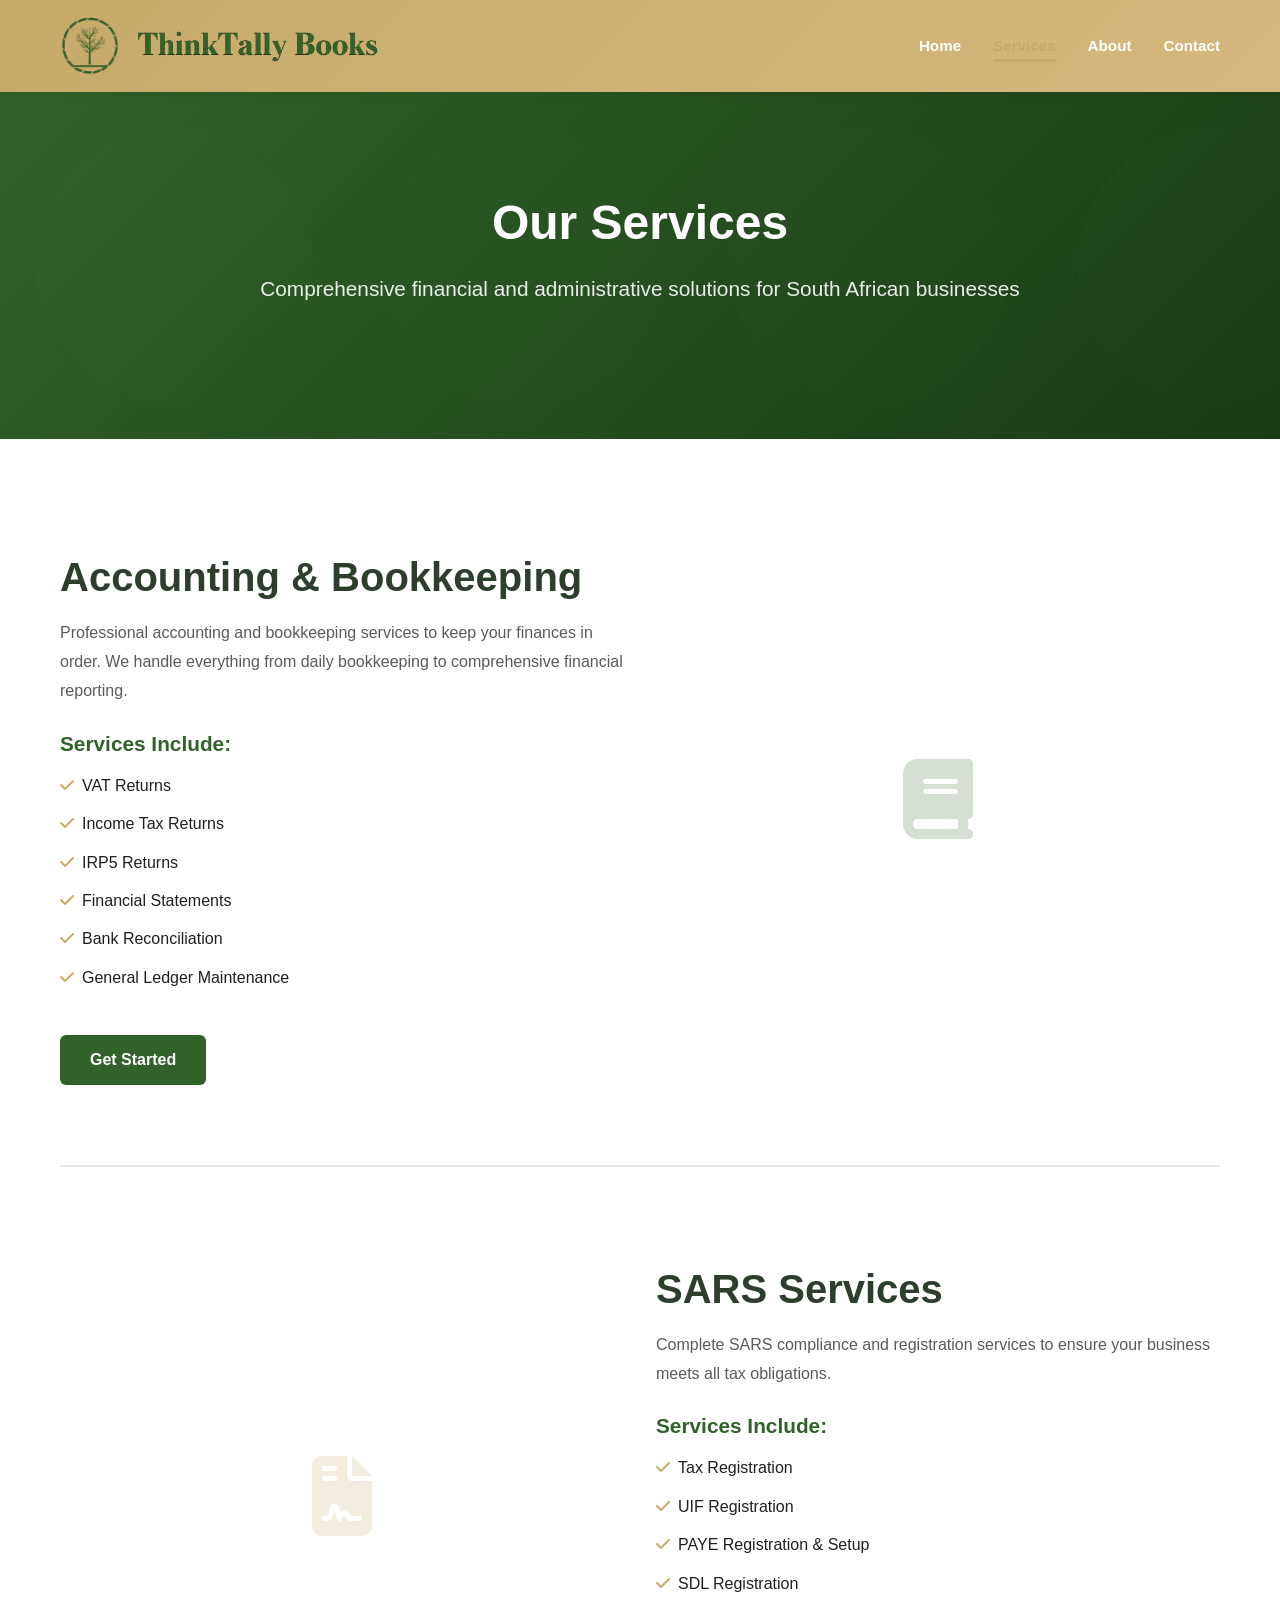
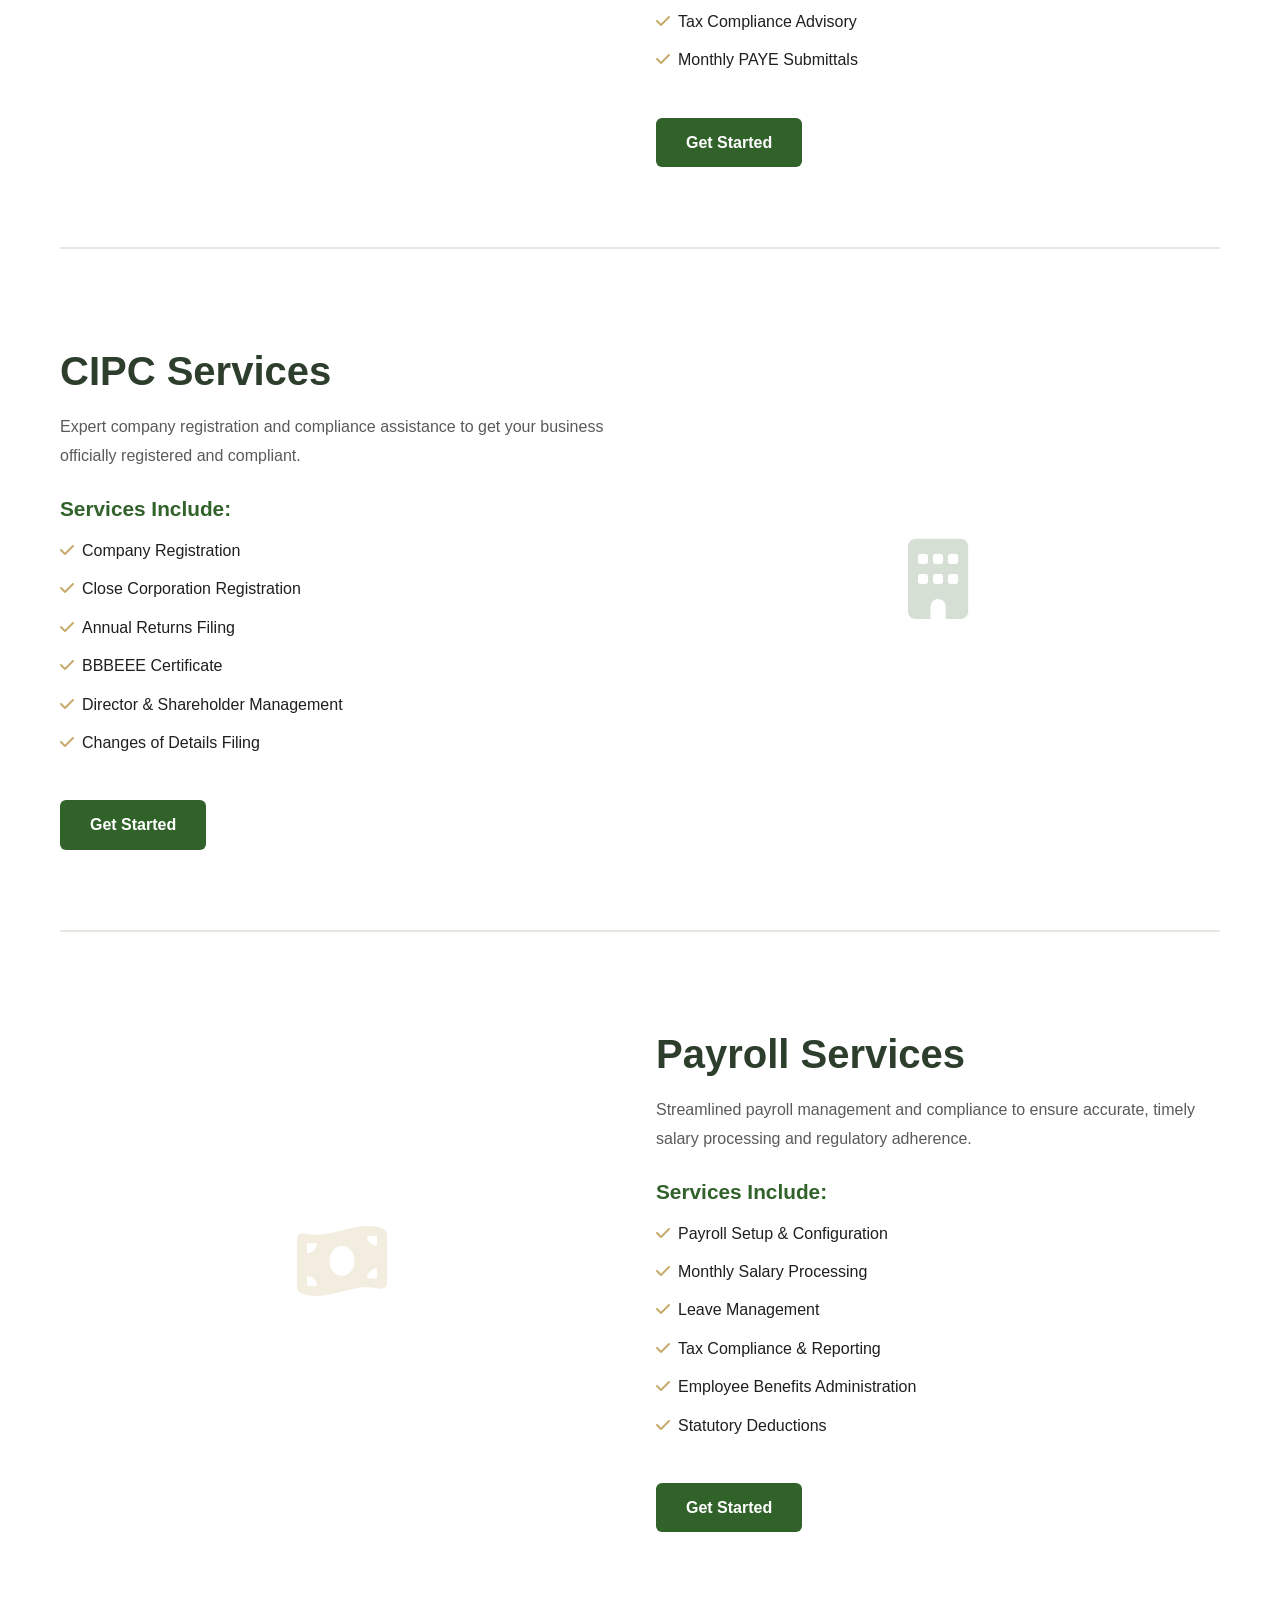
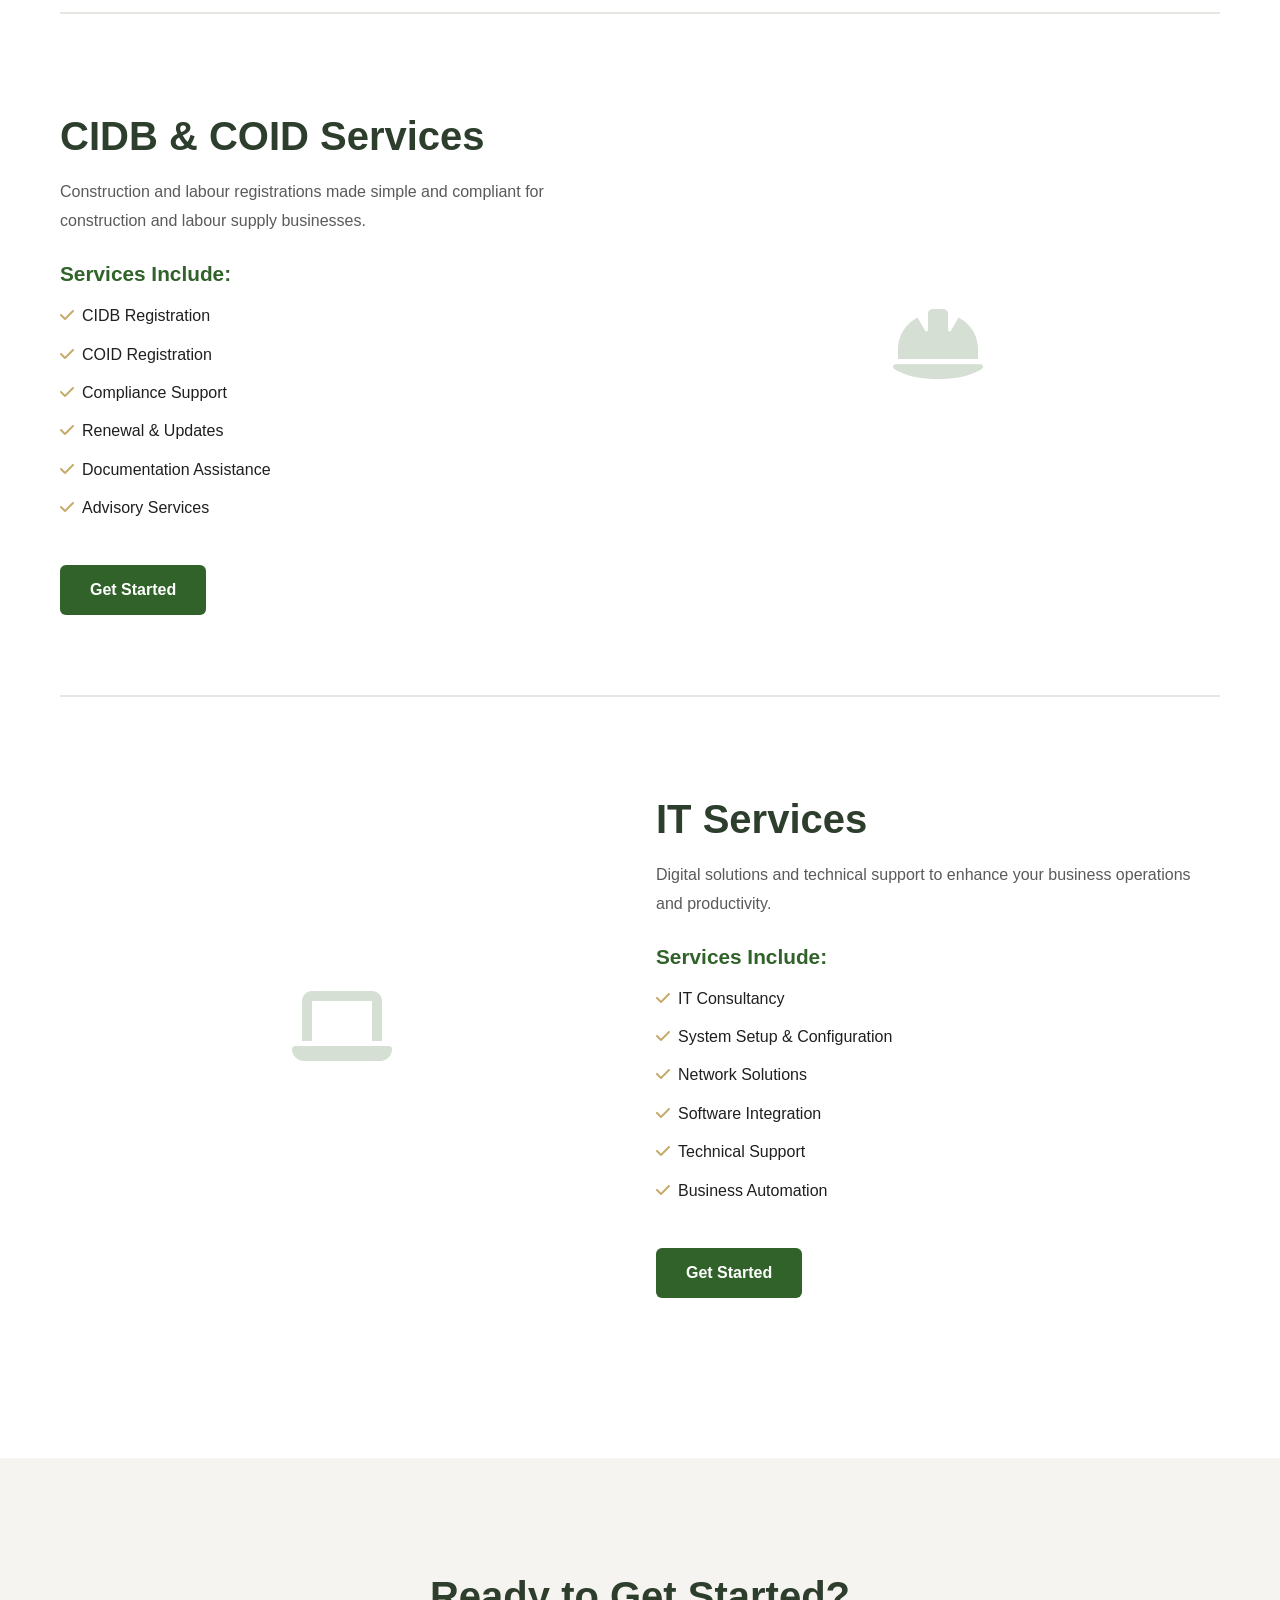
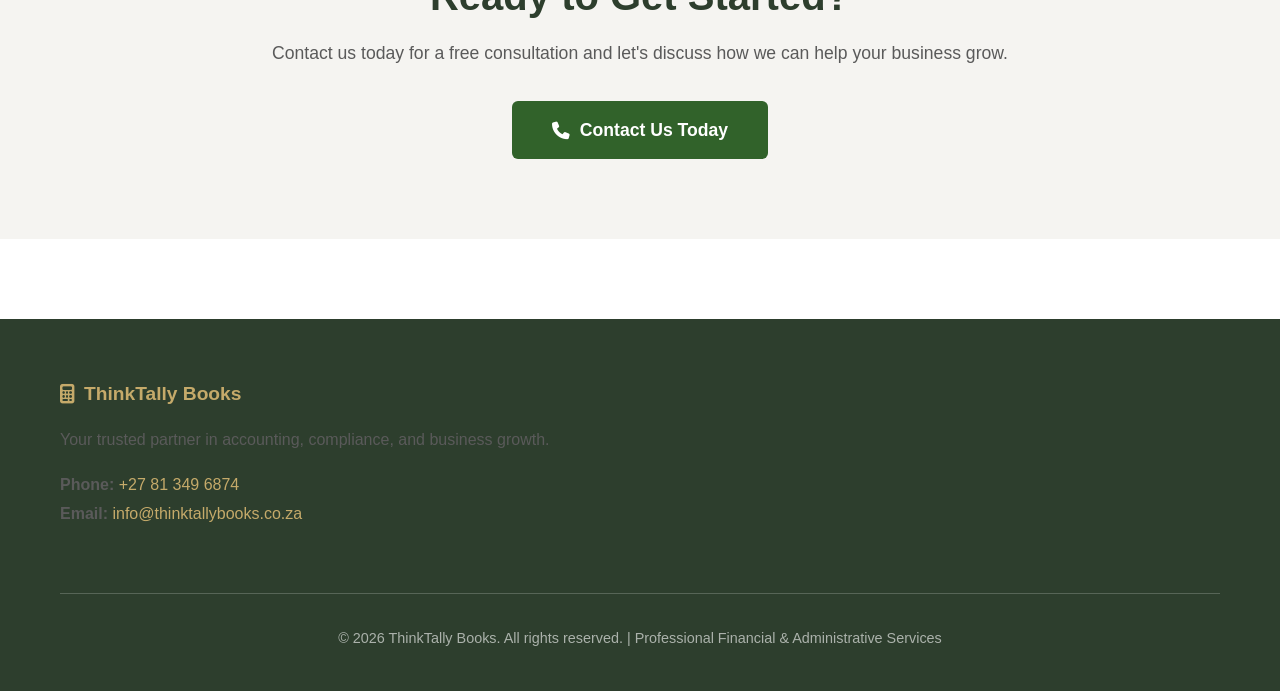
<file: services.html>
<!DOCTYPE html>
<html lang="en">
<head>
    <meta charset="UTF-8">
    <meta name="viewport" content="width=device-width, initial-scale=1.0">
    <title>Services | ThinkTally Books | Accounting, SARS, CIPC, Payroll</title>
    <meta name="description" content="Comprehensive financial and administrative services including accounting, bookkeeping, SARS, CIPC, payroll, and IT solutions.">
    <link rel="stylesheet" href="styles.css">
    <link rel="stylesheet" href="https://cdnjs.cloudflare.com/ajax/libs/font-awesome/6.4.0/css/all.min.css">
</head>
<body>
    <!-- Navigation -->
    <nav class="navbar" id="navbar">
        <div class="container">
            <div class="nav-brand">
                <img src="ThinkTallyBooksLogo2.png" alt="ThinkTally Books Logo" style="width:60px; height:auto;">
                <img src="ThinkTallyBooks.png" alt="ThinkTally Books Logo" style="width:250px; height:auto;">
            </div>
            <ul class="nav-menu" id="navMenu">
                <li><a href="index.html">Home</a></li>
                <li><a href="services.html">Services</a></li>
                <li><a href="about.html">About</a></li>
                <li><a href="contact.html">Contact</a></li>
            </ul>
            <button class="hamburger" id="hamburger">
                <span></span>
                <span></span>
                <span></span>
            </button>
        </div>
    </nav>

    <!-- Hero Section -->
    <section class="hero">
        <div class="hero-content">
            <h1>Our Services</h1>
            <p>Comprehensive financial and administrative solutions for South African businesses</p>
        </div>
    </section>

    <!-- Services Content -->
    <section style="padding: 80px 20px;">
        <div class="container">
            <!-- Accounting & Bookkeeping -->
            <div style="margin-bottom: 5rem;">
                <div style="display: grid; grid-template-columns: 1fr 1fr; gap: 2rem; align-items: center; margin-bottom: 3rem;">
                    <div>
                        <h2 style="color: var(--primary-navy); margin-bottom: 1rem;">Accounting & Bookkeeping</h2>
                        <p style="color: var(--text-light); line-height: 1.8; margin-bottom: 1rem;">Professional accounting and bookkeeping services to keep your finances in order. We handle everything from daily bookkeeping to comprehensive financial reporting.</p>
                        
                        <h3 style="font-size: 1.3rem; margin-top: 1.5rem; margin-bottom: 1rem; color: var(--accent-green);">Services Include:</h3>
                        <ul style="list-style: none; padding: 0;">
                            <li style="margin-bottom: 0.8rem;"><i class="fas fa-check" style="color: var(--accent-gold); margin-right: 0.5rem;"></i>VAT Returns</li>
                            <li style="margin-bottom: 0.8rem;"><i class="fas fa-check" style="color: var(--accent-gold); margin-right: 0.5rem;"></i>Income Tax Returns</li>
                            <li style="margin-bottom: 0.8rem;"><i class="fas fa-check" style="color: var(--accent-gold); margin-right: 0.5rem;"></i>IRP5 Returns</li>
                            <li style="margin-bottom: 0.8rem;"><i class="fas fa-check" style="color: var(--accent-gold); margin-right: 0.5rem;"></i>Financial Statements</li>
                            <li style="margin-bottom: 0.8rem;"><i class="fas fa-check" style="color: var(--accent-gold); margin-right: 0.5rem;"></i>Bank Reconciliation</li>
                            <li style="margin-bottom: 0.8rem;"><i class="fas fa-check" style="color: var(--accent-gold); margin-right: 0.5rem;"></i>General Ledger Maintenance</li>
                        </ul>
                        
                        <a href="contact.html" class="btn btn-primary" style="margin-top: 2rem;">Get Started</a>
                    </div>
                    <div style="display: flex; align-items: center; justify-content: center;">
                        <div style="font-size: 5rem; color: var(--accent-green); opacity: 0.2;">
                            <i class="fas fa-book"></i>
                        </div>
                    </div>
                </div>
            </div>

            <hr style="margin: 4rem 0; border: none; border-top: 2px solid var(--border-color);">

            <!-- SARS Services -->
            <div style="margin-bottom: 5rem;">
                <div style="display: grid; grid-template-columns: 1fr 1fr; gap: 2rem; align-items: center; margin-bottom: 3rem; direction: rtl;">
                    <div style="direction: ltr;">
                        <h2 style="color: var(--primary-navy); margin-bottom: 1rem;">SARS Services</h2>
                        <p style="color: var(--text-light); line-height: 1.8; margin-bottom: 1rem;">Complete SARS compliance and registration services to ensure your business meets all tax obligations.</p>
                        
                        <h3 style="font-size: 1.3rem; margin-top: 1.5rem; margin-bottom: 1rem; color: var(--accent-green);">Services Include:</h3>
                        <ul style="list-style: none; padding: 0;">
                            <li style="margin-bottom: 0.8rem;"><i class="fas fa-check" style="color: var(--accent-gold); margin-right: 0.5rem;"></i>Tax Registration</li>
                            <li style="margin-bottom: 0.8rem;"><i class="fas fa-check" style="color: var(--accent-gold); margin-right: 0.5rem;"></i>UIF Registration</li>
                            <li style="margin-bottom: 0.8rem;"><i class="fas fa-check" style="color: var(--accent-gold); margin-right: 0.5rem;"></i>PAYE Registration & Setup</li>
                            <li style="margin-bottom: 0.8rem;"><i class="fas fa-check" style="color: var(--accent-gold); margin-right: 0.5rem;"></i>SDL Registration</li>
                            <li style="margin-bottom: 0.8rem;"><i class="fas fa-check" style="color: var(--accent-gold); margin-right: 0.5rem;"></i>Tax Compliance Advisory</li>
                            <li style="margin-bottom: 0.8rem;"><i class="fas fa-check" style="color: var(--accent-gold); margin-right: 0.5rem;"></i>Monthly PAYE Submittals</li>
                        </ul>
                        
                        <a href="contact.html" class="btn btn-primary" style="margin-top: 2rem;">Get Started</a>
                    </div>
                    <div style="display: flex; align-items: center; justify-content: center;">
                        <div style="font-size: 5rem; color: var(--accent-gold); opacity: 0.2;">
                            <i class="fas fa-file-contract"></i>
                        </div>
                    </div>
                </div>
            </div>

            <hr style="margin: 4rem 0; border: none; border-top: 2px solid var(--border-color);">

            <!-- CIPC Services -->
            <div style="margin-bottom: 5rem;">
                <div style="display: grid; grid-template-columns: 1fr 1fr; gap: 2rem; align-items: center; margin-bottom: 3rem;">
                    <div>
                        <h2 style="color: var(--primary-navy); margin-bottom: 1rem;">CIPC Services</h2>
                        <p style="color: var(--text-light); line-height: 1.8; margin-bottom: 1rem;">Expert company registration and compliance assistance to get your business officially registered and compliant.</p>
                        
                        <h3 style="font-size: 1.3rem; margin-top: 1.5rem; margin-bottom: 1rem; color: var(--accent-green);">Services Include:</h3>
                        <ul style="list-style: none; padding: 0;">
                            <li style="margin-bottom: 0.8rem;"><i class="fas fa-check" style="color: var(--accent-gold); margin-right: 0.5rem;"></i>Company Registration</li>
                            <li style="margin-bottom: 0.8rem;"><i class="fas fa-check" style="color: var(--accent-gold); margin-right: 0.5rem;"></i>Close Corporation Registration</li>
                            <li style="margin-bottom: 0.8rem;"><i class="fas fa-check" style="color: var(--accent-gold); margin-right: 0.5rem;"></i>Annual Returns Filing</li>
                            <li style="margin-bottom: 0.8rem;"><i class="fas fa-check" style="color: var(--accent-gold); margin-right: 0.5rem;"></i>BBBEEE Certificate</li>
                            <li style="margin-bottom: 0.8rem;"><i class="fas fa-check" style="color: var(--accent-gold); margin-right: 0.5rem;"></i>Director & Shareholder Management</li>
                            <li style="margin-bottom: 0.8rem;"><i class="fas fa-check" style="color: var(--accent-gold); margin-right: 0.5rem;"></i>Changes of Details Filing</li>
                        </ul>
                        
                        <a href="contact.html" class="btn btn-primary" style="margin-top: 2rem;">Get Started</a>
                    </div>
                    <div style="display: flex; align-items: center; justify-content: center;">
                        <div style="font-size: 5rem; color: var(--accent-green); opacity: 0.2;">
                            <i class="fas fa-building"></i>
                        </div>
                    </div>
                </div>
            </div>

            <hr style="margin: 4rem 0; border: none; border-top: 2px solid var(--border-color);">

            <!-- Payroll Services -->
            <div style="margin-bottom: 5rem;">
                <div style="display: grid; grid-template-columns: 1fr 1fr; gap: 2rem; align-items: center; margin-bottom: 3rem; direction: rtl;">
                    <div style="direction: ltr;">
                        <h2 style="color: var(--primary-navy); margin-bottom: 1rem;">Payroll Services</h2>
                        <p style="color: var(--text-light); line-height: 1.8; margin-bottom: 1rem;">Streamlined payroll management and compliance to ensure accurate, timely salary processing and regulatory adherence.</p>
                        
                        <h3 style="font-size: 1.3rem; margin-top: 1.5rem; margin-bottom: 1rem; color: var(--accent-green);">Services Include:</h3>
                        <ul style="list-style: none; padding: 0;">
                            <li style="margin-bottom: 0.8rem;"><i class="fas fa-check" style="color: var(--accent-gold); margin-right: 0.5rem;"></i>Payroll Setup & Configuration</li>
                            <li style="margin-bottom: 0.8rem;"><i class="fas fa-check" style="color: var(--accent-gold); margin-right: 0.5rem;"></i>Monthly Salary Processing</li>
                            <li style="margin-bottom: 0.8rem;"><i class="fas fa-check" style="color: var(--accent-gold); margin-right: 0.5rem;"></i>Leave Management</li>
                            <li style="margin-bottom: 0.8rem;"><i class="fas fa-check" style="color: var(--accent-gold); margin-right: 0.5rem;"></i>Tax Compliance & Reporting</li>
                            <li style="margin-bottom: 0.8rem;"><i class="fas fa-check" style="color: var(--accent-gold); margin-right: 0.5rem;"></i>Employee Benefits Administration</li>
                            <li style="margin-bottom: 0.8rem;"><i class="fas fa-check" style="color: var(--accent-gold); margin-right: 0.5rem;"></i>Statutory Deductions</li>
                        </ul>
                        
                        <a href="contact.html" class="btn btn-primary" style="margin-top: 2rem;">Get Started</a>
                    </div>
                    <div style="display: flex; align-items: center; justify-content: center;">
                        <div style="font-size: 5rem; color: var(--accent-gold); opacity: 0.2;">
                            <i class="fas fa-money-bill-wave"></i>
                        </div>
                    </div>
                </div>
            </div>

            <hr style="margin: 4rem 0; border: none; border-top: 2px solid var(--border-color);">

            <!-- CIDB & COID Services -->
            <div style="margin-bottom: 5rem;">
                <div style="display: grid; grid-template-columns: 1fr 1fr; gap: 2rem; align-items: center; margin-bottom: 3rem;">
                    <div>
                        <h2 style="color: var(--primary-navy); margin-bottom: 1rem;">CIDB & COID Services</h2>
                        <p style="color: var(--text-light); line-height: 1.8; margin-bottom: 1rem;">Construction and labour registrations made simple and compliant for construction and labour supply businesses.</p>
                        
                        <h3 style="font-size: 1.3rem; margin-top: 1.5rem; margin-bottom: 1rem; color: var(--accent-green);">Services Include:</h3>
                        <ul style="list-style: none; padding: 0;">
                            <li style="margin-bottom: 0.8rem;"><i class="fas fa-check" style="color: var(--accent-gold); margin-right: 0.5rem;"></i>CIDB Registration</li>
                            <li style="margin-bottom: 0.8rem;"><i class="fas fa-check" style="color: var(--accent-gold); margin-right: 0.5rem;"></i>COID Registration</li>
                            <li style="margin-bottom: 0.8rem;"><i class="fas fa-check" style="color: var(--accent-gold); margin-right: 0.5rem;"></i>Compliance Support</li>
                            <li style="margin-bottom: 0.8rem;"><i class="fas fa-check" style="color: var(--accent-gold); margin-right: 0.5rem;"></i>Renewal & Updates</li>
                            <li style="margin-bottom: 0.8rem;"><i class="fas fa-check" style="color: var(--accent-gold); margin-right: 0.5rem;"></i>Documentation Assistance</li>
                            <li style="margin-bottom: 0.8rem;"><i class="fas fa-check" style="color: var(--accent-gold); margin-right: 0.5rem;"></i>Advisory Services</li>
                        </ul>
                        
                        <a href="contact.html" class="btn btn-primary" style="margin-top: 2rem;">Get Started</a>
                    </div>
                    <div style="display: flex; align-items: center; justify-content: center;">
                        <div style="font-size: 5rem; color: var(--accent-green); opacity: 0.2;">
                            <i class="fas fa-hard-hat"></i>
                        </div>
                    </div>
                </div>
            </div>

            <hr style="margin: 4rem 0; border: none; border-top: 2px solid var(--border-color);">

            <!-- IT Services -->
            <div style="margin-bottom: 5rem;">
                <div style="display: grid; grid-template-columns: 1fr 1fr; gap: 2rem; align-items: center; margin-bottom: 3rem; direction: rtl;">
                    <div style="direction: ltr;">
                        <h2 style="color: var(--primary-navy); margin-bottom: 1rem;">IT Services</h2>
                        <p style="color: var(--text-light); line-height: 1.8; margin-bottom: 1rem;">Digital solutions and technical support to enhance your business operations and productivity.</p>
                        
                        <h3 style="font-size: 1.3rem; margin-top: 1.5rem; margin-bottom: 1rem; color: var(--accent-green);">Services Include:</h3>
                        <ul style="list-style: none; padding: 0;">
                            <li style="margin-bottom: 0.8rem;"><i class="fas fa-check" style="color: var(--accent-gold); margin-right: 0.5rem;"></i>IT Consultancy</li>
                            <li style="margin-bottom: 0.8rem;"><i class="fas fa-check" style="color: var(--accent-gold); margin-right: 0.5rem;"></i>System Setup & Configuration</li>
                            <li style="margin-bottom: 0.8rem;"><i class="fas fa-check" style="color: var(--accent-gold); margin-right: 0.5rem;"></i>Network Solutions</li>
                            <li style="margin-bottom: 0.8rem;"><i class="fas fa-check" style="color: var(--accent-gold); margin-right: 0.5rem;"></i>Software Integration</li>
                            <li style="margin-bottom: 0.8rem;"><i class="fas fa-check" style="color: var(--accent-gold); margin-right: 0.5rem;"></i>Technical Support</li>
                            <li style="margin-bottom: 0.8rem;"><i class="fas fa-check" style="color: var(--accent-gold); margin-right: 0.5rem;"></i>Business Automation</li>
                        </ul>
                        
                        <a href="contact.html" class="btn btn-primary" style="margin-top: 2rem;">Get Started</a>
                    </div>
                    <div style="display: flex; align-items: center; justify-content: center;">
                        <div style="font-size: 5rem; color: var(--accent-green); opacity: 0.2;">
                            <i class="fas fa-laptop"></i>
                        </div>
                    </div>
                </div>
            </div>
        </div>
    </section>

    <!-- CTA Section -->
    <section style="background-color: var(--bg-light); padding: 80px 20px;">
        <div class="container">
            <div style="text-align: center;">
                <h2 style="margin-bottom: 1rem;">Ready to Get Started?</h2>
                <p style="color: var(--text-light); font-size: 1.1rem; margin-bottom: 2rem;">Contact us today for a free consultation and let's discuss how we can help your business grow.</p>
                <a href="contact.html" class="btn btn-primary btn-lg">
                    <i class="fas fa-phone"></i> Contact Us Today
                </a>
            </div>
        </div>
    </section>

   <!-- Footer -->
    <footer>
        <div class="container">
            <div class="footer-content">
                <div>
                    <div class="footer-logo">
                        <i class="fas fa-calculator"></i>
                        <span>ThinkTally Books</span>
                    </div>
                    <p>Your trusted partner in accounting, compliance, and business growth.</p>
                    <p style="margin-top: 1rem;">
                        <strong>Phone:</strong> <a href="tel:+27813496874" style="color: var(--accent-gold);">+27 81 349 6874</a><br>
                        <strong>Email:</strong> <a href="mailto:info@thinktallybooks.co.za" style="color: var(--accent-gold);">info@thinktallybooks.co.za</a>
                    </p>
                </div>
            </div>

            <div class="footer-bottom">
                <p>&copy; 2026 ThinkTally Books. All rights reserved. | Professional Financial & Administrative Services</p>
            </div>
        </div>
    </footer>

    <script src="script.js"></script>
</body>
</html>
</file>
<file: styles.css>
/* ============================================
   ThinkTally Books - Professional CSS
   Color Scheme: Navy Blue, White, Gold/Green
   ============================================ */

:root {
    --primary-navy: #2d3e2d;
    --secondary-navy: #1a5f1a;
    --accent-gold: #C5AA6A;
    --accent-green: #31622A;
    --button-color: #31622A;
    --text-dark: #1f1f1f;
    --text-light: #5a5a5a;
    --bg-light: #f5f4f1;
    --bg-white: #ffffff;
    --border-color: #e8e6e1;
    --shadow-sm: 0 2px 8px rgba(0, 0, 0, 0.08);
    --shadow-md: 0 4px 16px rgba(0, 0, 0, 0.12);
    --shadow-lg: 0 8px 24px rgba(0, 0, 0, 0.15);
}

/* ============================================
   RESET & BASE STYLES
   ============================================ */

* {
    margin: 0;
    padding: 0;
    box-sizing: border-box;
}

html {
    scroll-behavior: smooth;
    overflow-x: hidden;
}

body {
    font-family: 'Segoe UI', Tahoma, Geneva, Verdana, sans-serif;
    color: var(--text-dark);
    line-height: 1.6;
    background-color: var(--bg-white);
}

.container {
    max-width: 1200px;
    margin: 0 auto;
    padding: 0 20px;
}

/* ============================================
   TYPOGRAPHY
   ============================================ */

h1, h2, h3, h4, h5, h6 {
    font-family: 'Open Sans', 'Montserrat', sans-serif;
    font-weight: 700;
    line-height: 1.3;
    margin-bottom: 1rem;
    color: var(--primary-navy);
}

h1 {
    font-size: 3.5rem;
    font-weight: 800;
}

h2 {
    font-size: 2.5rem;
    margin-top: 2rem;
}

h3 {
    font-size: 1.75rem;
}

h4 {
    font-size: 1.25rem;
}

p {
    margin-bottom: 1rem;
    color: var(--text-light);
    font-size: 1rem;
    line-height: 1.8;
}

a {
    text-decoration: none;
    color: var(--primary-navy);
    transition: color 0.3s ease;
    cursor: pointer;
}

a:hover {
    color: var(--accent-gold);
}

/* ============================================
   NAVIGATION
   ============================================ */

.navbar {
    background: linear-gradient(135deg, #C5AA6A 0%, #d4b87d 100%);
    box-shadow: var(--shadow-sm);
    position: sticky;
    top: 0;
    z-index: 1000;
    transition: all 0.3s ease;
}

.navbar.scroll {
    background: linear-gradient(135deg, #C5AA6A 0%, #b89a54 100%);
    box-shadow: var(--shadow-lg);
}

.navbar .container {
    display: flex;
    justify-content: space-between;
    align-items: center;
    padding: 1rem 20px;
}

.nav-brand {
    display: flex;
    align-items: center;
    gap: 12px;
    font-size: 1.5rem;
    font-weight: 800;
    color: #ffffff;
    transition: color 0.3s ease;
}

.navbar.scroll .nav-brand {
    color: #ffffff;
}

.nav-brand i {
    font-size: 2rem;
    color: #ffffff;
}

.nav-menu {
    display: flex;
    list-style: none;
    gap: 2rem;
    align-items: center;
}

.nav-menu a {
    color: #ffffff;
    font-weight: 600;
    font-size: 0.95rem;
    transition: all 0.3s ease;
    border-bottom: 2px solid transparent;
    padding-bottom: 2px;
}

.navbar.scroll .nav-menu a {
    color: #ffffff;
}

.nav-menu a:hover,
.nav-menu a.active {
    color: #f0f0f0;
    border-bottom-color: #f0f0f0;
}

.hamburger {
    display: none;
    flex-direction: column;
    cursor: pointer;
    background: none;
    border: none;
    gap: 6px;
}

.hamburger span {
    width: 28px;
    height: 3px;
    background-color: #ffffff;
    border-radius: 2px;
    transition: all 0.3s ease;
}

.navbar.scroll .hamburger span {
    background-color: #ffffff;
}

.hamburger.active span:nth-child(1) {
    transform: rotate(45deg) translate(10px, 10px);
}

.hamburger.active span:nth-child(2) {
    opacity: 0;
}

.hamburger.active span:nth-child(3) {
    transform: rotate(-45deg) translate(8px, -8px);
}

/* ============================================
   BUTTONS
   ============================================ */

.btn {
    display: inline-flex;
    align-items: center;
    justify-content: center;
    gap: 10px;
    padding: 12px 30px;
    border-radius: 6px;
    font-weight: 700;
    font-size: 1rem;
    cursor: pointer;
    transition: all 0.3s ease;
    border: none;
    text-decoration: none;
}

.btn-primary {
    background-color: #31622A;
    color: var(--bg-white);
}

.btn-primary:hover {
    background-color: #264620;
    transform: translateY(-2px);
    box-shadow: var(--shadow-lg);
}

.btn-secondary {
    background-color: #31622A;
    color: var(--bg-white);
}

.btn-secondary:hover {
    background-color: #264620;
    transform: translateY(-2px);
    box-shadow: var(--shadow-lg);
}

.btn-accent {
    background-color: #31622A;
    color: var(--bg-white);
}

.btn-accent:hover {
    background-color: #264620;
    transform: translateY(-2px);
    box-shadow: var(--shadow-lg);
}

.btn-outline {
    background-color: transparent;
    color: #31622A;
    border: 2px solid #31622A;
}

.btn-outline:hover {
    background-color: #31622A;
    color: var(--bg-white);
}

.btn-lg {
    padding: 15px 40px;
    font-size: 1.1rem;
}

/* ============================================
   HERO SECTION
   ============================================ */

.hero {
    background: linear-gradient(135deg, #31622A 0%, #1a3a15 100%);
    color: var(--bg-white);
    padding: 100px 20px;
    text-align: center;
    position: relative;
    overflow: hidden;
}

.hero::before {
    content: '';
    position: absolute;
    top: 0;
    left: 0;
    right: 0;
    bottom: 0;
    background: url('data:image/svg+xml,<svg xmlns="http://www.w3.org/2000/svg" viewBox="0 0 100 100"><circle cx="50" cy="50" r="40" fill="rgba(255,255,255,0.05)"/></svg>');
    opacity: 0.1;
    z-index: 0;
}

.hero-content {
    max-width: 800px;
    margin: 0 auto;
    position: relative;
    z-index: 1;
}

.hero h1 {
    color: var(--bg-white);
    margin-bottom: 1rem;
    font-size: 3rem;
}

.hero p {
    color: rgba(255, 255, 255, 0.9);
    font-size: 1.3rem;
    margin-bottom: 2rem;
}

.hero-buttons {
    display: flex;
    gap: 1rem;
    justify-content: center;
    flex-wrap: wrap;
}

.hero-buttons .btn {
    font-size: 1.05rem;
}

/* ============================================
   SECTION HEADER
   ============================================ */

.section-header {
    text-align: center;
    margin-bottom: 4rem;
}

.section-header h2 {
    position: relative;
    display: inline-block;
    padding-bottom: 1rem;
}

.section-header h2::after {
    content: '';
    position: absolute;
    bottom: 0;
    left: 50%;
    transform: translateX(-50%);
    width: 60px;
    height: 4px;
    background: linear-gradient(90deg, #C5AA6A, #31622A);
    border-radius: 2px;
}

.section-header p {
    font-size: 1.1rem;
    color: var(--text-light);
    max-width: 600px;
    margin: 1rem auto 0;
}

/* ============================================
   SERVICES GRID
   ============================================ */

#services {
    padding: 80px 20px;
    background-color: var(--bg-light);
}

.services-grid {
    display: grid;
    grid-template-columns: repeat(auto-fit, minmax(300px, 1fr));
    gap: 2rem;
    margin-top: 3rem;
}

.service-card {
    background: var(--bg-white);
    padding: 2rem;
    border-radius: 10px;
    box-shadow: var(--shadow-sm);
    transition: all 0.3s ease;
    border-top: 4px solid #C5AA6A;
    text-align: center;
}

.service-card:hover {
    transform: translateY(-8px);
    box-shadow: var(--shadow-lg);
}

.service-card-icon {
    font-size: 3rem;
    color: #31622A;
    margin-bottom: 1rem;
}

.service-card h3 {
    margin-bottom: 1rem;
    font-size: 1.5rem;
}

.service-card p {
    color: var(--text-light);
    margin-bottom: 1.5rem;
}

.service-card .btn {
    width: 100%;
    justify-content: center;
}

/* ============================================
   WHY CHOOSE US SECTION
   ============================================ */

#why-choose {
    padding: 80px 20px;
    background-color: var(--bg-white);
}

.why-choose-grid {
    display: grid;
    grid-template-columns: repeat(auto-fit, minmax(250px, 1fr));
    gap: 2rem;
    margin-top: 3rem;
}

.why-choose-item {
    padding: 2rem;
    background: linear-gradient(135deg, rgba(49, 98, 42, 0.05), rgba(197, 170, 106, 0.05));
    border-left: 4px solid #31622A;
    border-radius: 8px;
    transition: all 0.3s ease;
}

.why-choose-item:hover {
    box-shadow: var(--shadow-sm);
    transform: translateX(5px);
}

.why-choose-item i {
    font-size: 2rem;
    color: #C5AA6A;
    margin-bottom: 1rem;
}

.why-choose-item h4 {
    margin-bottom: 0.5rem;
    font-size: 1.2rem;
}

.why-choose-item p {
    font-size: 0.95rem;
}

/* ============================================
   CONTACT SECTION
   ============================================ */

#contact {
    padding: 80px 20px;
    background-color: var(--bg-light);
}

.contact-content {
    display: grid;
    grid-template-columns: 1fr 1fr;
    gap: 3rem;
    align-items: center;
}

.contact-info {
    padding: 2rem;
}

.contact-info h2 {
    margin-bottom: 2rem;
}

.contact-item {
    display: flex;
    gap: 1rem;
    margin-bottom: 1.5rem;
    align-items: flex-start;
}

.contact-item i {
    font-size: 1.5rem;
    color: #C5AA6A;
    margin-top: 0.25rem;
    flex-shrink: 0;
}

.contact-item-content h4 {
    margin-bottom: 0.5rem;
}

.contact-item-content p {
    margin: 0;
    font-size: 0.95rem;
}

.contact-form {
    background: var(--bg-white);
    padding: 2rem;
    border-radius: 10px;
    box-shadow: var(--shadow-sm);
}

.contact-form h3 {
    margin-bottom: 1.5rem;
}

.form-group {
    margin-bottom: 1.5rem;
}

.form-group label {
    display: block;
    margin-bottom: 0.5rem;
    font-weight: 600;
    color: var(--text-dark);
}

.form-group input,
.form-group textarea {
    width: 100%;
    padding: 12px;
    border: 1px solid var(--border-color);
    border-radius: 6px;
    font-family: inherit;
    font-size: 1rem;
    transition: border-color 0.3s ease;
}

.form-group input:focus,
.form-group textarea:focus {
    outline: none;
    border-color: #31622A;
    box-shadow: 0 0 0 3px rgba(49, 98, 42, 0.1);
}

.form-group textarea {
    resize: vertical;
    min-height: 120px;
}

.form-group button {
    width: 100%;
}

/* ============================================
   FOOTER
   ============================================ */

footer {
    background-color: #2d3e2d;
    color: rgba(255, 255, 255, 0.8);
    padding: 60px 20px 40px;
    margin-top: 80px;
}

.footer-content {
    display: grid;
    grid-template-columns: repeat(auto-fit, minmax(250px, 1fr));
    gap: 3rem;
    margin-bottom: 3rem;
}

.footer-section h4 {
    color: var(--bg-white);
    margin-bottom: 1.5rem;
    font-size: 1.1rem;
}

.footer-section ul {
    list-style: none;
}

.footer-section ul li {
    margin-bottom: 0.8rem;
}

.footer-section ul li a {
    color: rgba(255, 255, 255, 0.8);
    transition: color 0.3s ease;
}

.footer-section ul li a:hover {
    color: #C5AA6A;
}

.footer-section p {
    color: rgba(255, 255, 255, 0.8);
    margin-bottom: 0.5rem;
}

.footer-logo {
    display: flex;
    align-items: center;
    gap: 10px;
    margin-bottom: 1rem;
    font-weight: 800;
    color: #C5AA6A;
    font-size: 1.2rem;
}

.partner-logos {
    display: flex;
    gap: 1rem;
    flex-wrap: wrap;
    margin-top: 1rem;
}

.partner-logos img {
    height: 40px;
    opacity: 0.8;
    transition: opacity 0.3s ease;
}

.partner-logos img:hover {
    opacity: 1;
}

.footer-bottom {
    border-top: 1px solid rgba(255, 255, 255, 0.2);
    padding-top: 2rem;
    text-align: center;
}

.footer-bottom p {
    margin: 0;
    color: rgba(255, 255, 255, 0.6);
    font-size: 0.9rem;
}

/* ============================================
   RESPONSIVE DESIGN
   ============================================ */

@media (max-width: 768px) {
    h1 {
        font-size: 2rem;
    }

    h2 {
        font-size: 1.8rem;
    }

    h3 {
        font-size: 1.3rem;
    }

    .nav-menu {
        display: none;
        position: absolute;
        top: 100%;
        left: 0;
        right: 0;
        flex-direction: column;
        background-color: #1a5f1a;
        gap: 0;
        padding: 1rem 0;
        box-shadow: var(--shadow-lg);
    }

    .nav-menu.active {
        display: flex;
    }

    .nav-menu a {
        color: var(--bg-white);
        padding: 1rem 2rem;
        border-bottom: 1px solid rgba(255, 255, 255, 0.1);
        border-bottom-color: transparent;
    }

    .nav-menu a:hover,
    .nav-menu a.active {
        background-color: #264620;
        border-bottom-color: #C5AA6A;
    }

    .hamburger {
        display: flex;
    }

    .hero {
        padding: 60px 20px;
    }

    .hero h1 {
        font-size: 2rem;
    }

    .hero p {
        font-size: 1.1rem;
    }

    .hero-buttons {
        flex-direction: column;
    }

    .hero-buttons .btn {
        width: 100%;
    }

    .contact-content {
        grid-template-columns: 1fr;
    }

    .services-grid {
        grid-template-columns: 1fr;
    }

    .why-choose-grid {
        grid-template-columns: 1fr;
    }

    .footer-content {
        grid-template-columns: 1fr;
    }
}

@media (max-width: 480px) {
    h1 {
        font-size: 1.5rem;
    }

    h2 {
        font-size: 1.3rem;
    }

    .container {
        padding: 0 15px;
    }

    .btn {
        padding: 10px 20px;
        font-size: 0.9rem;
    }

    .hero h1 {
        font-size: 1.5rem;
    }

    .service-card {
        padding: 1.5rem;
    }

    .contact-form {
        padding: 1.5rem;
    }
}

/* ============================================
   ANIMATIONS
   ============================================ */

@keyframes fadeInUp {
    from {
        opacity: 0;
        transform: translateY(30px);
    }
    to {
        opacity: 1;
        transform: translateY(0);
    }
}

@keyframes slideInLeft {
    from {
        opacity: 0;
        transform: translateX(-30px);
    }
    to {
        opacity: 1;
        transform: translateX(0);
    }
}

.fade-in-up {
    animation: fadeInUp 0.6s ease-out forwards;
}

.slide-in-left {
    animation: slideInLeft 0.6s ease-out forwards;
}

/* ============================================
   UTILITY CLASSES
   ============================================ */

.text-center {
    text-align: center;
}

.mt-4 {
    margin-top: 2rem;
}

.mb-4 {
    margin-bottom: 2rem;
}

.text-muted {
    color: var(--text-light);
}

.text-gold {
    color: #C5AA6A;
}

.text-green {
    color: #31622A;
}

.bg-primary {
    background-color: #31622A;
    color: var(--bg-white);
}

.bg-light {
    background-color: var(--bg-light);
}

@keyframes fadeInDown {
    from { opacity: 0; transform: translateY(-10px); }
    to { opacity: 1; transform: translateY(0); }
}

.animate-fade-in-down {
    animation: fadeInDown 0.3s ease-out forwards;
}
</file>
